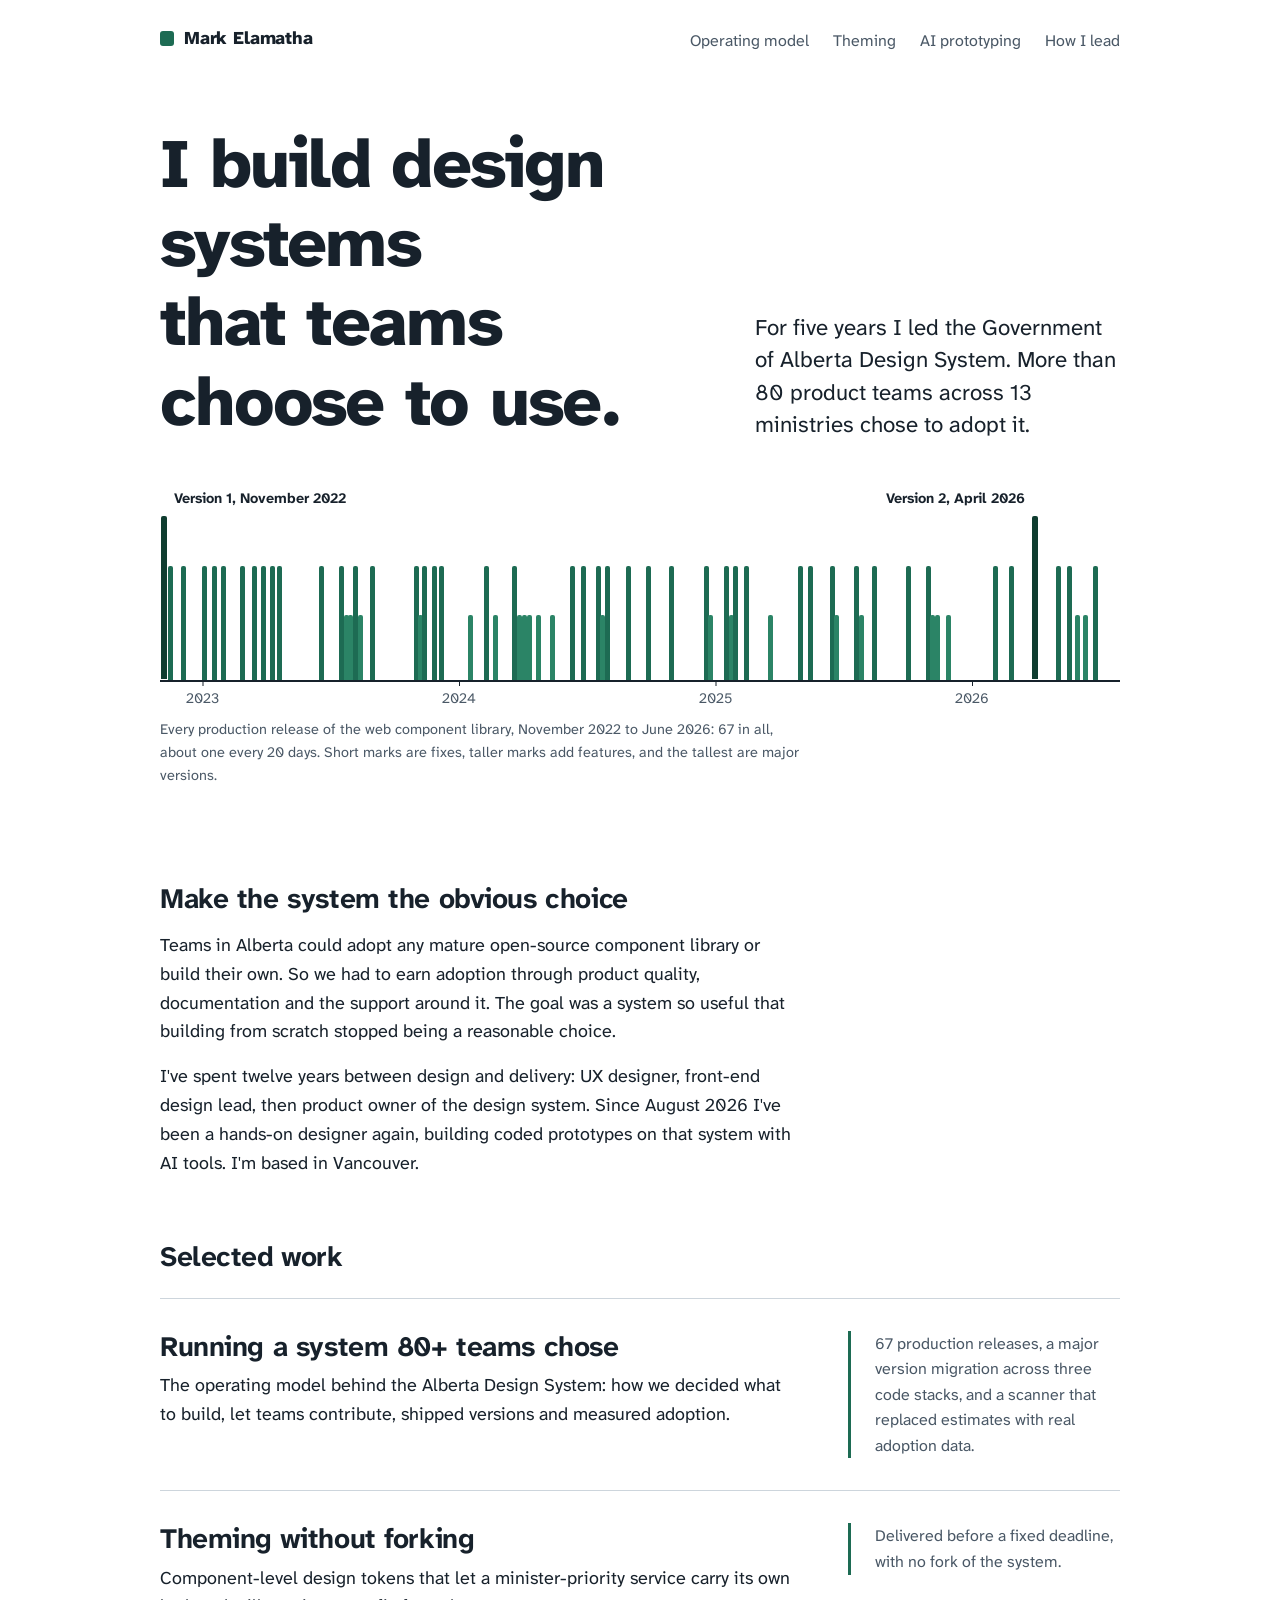
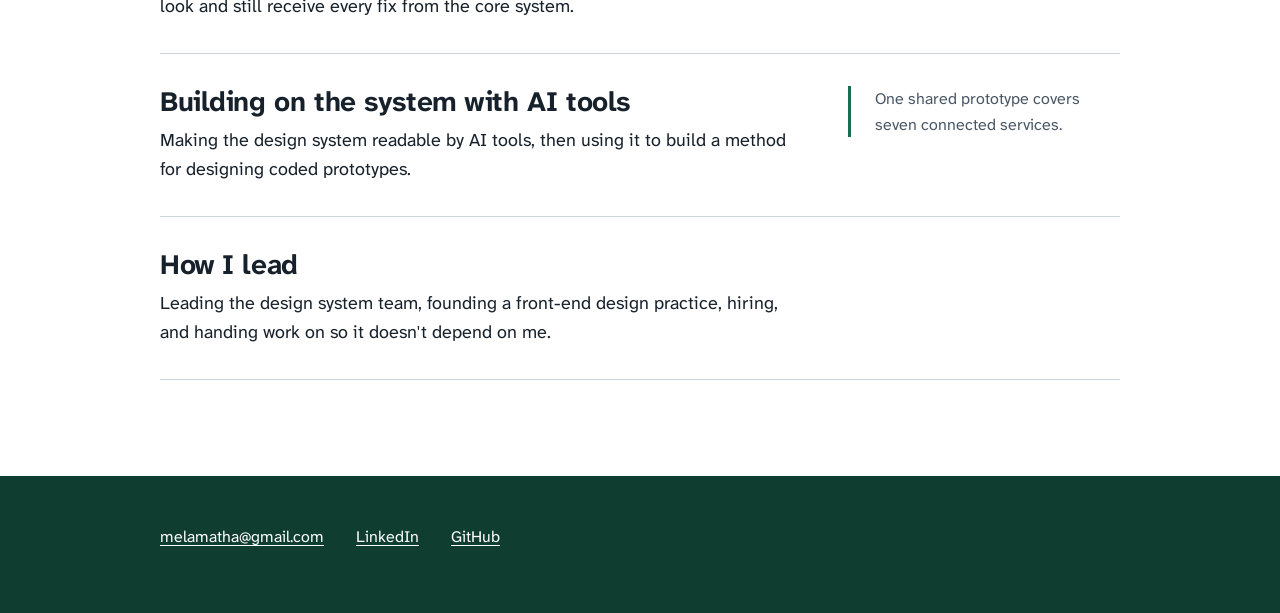
<file: index.html>
<!doctype html>
<html lang="en-CA">
<head>
<meta charset="utf-8">
<meta name="viewport" content="width=device-width, initial-scale=1">
<title>Mark Elamatha, design systems</title>
<meta name="description" content="Portfolio of Mark Elamatha: design system leadership, operating models, theming and coded prototyping with AI tools.">
<link rel="stylesheet" href="styles.css">
</head>
<body>
<a class="skip" href="#main">Skip to content</a>
<header class="site-head">
  <a class="name" href="index.html">Mark Elamatha</a>
  <nav aria-label="Main">
    <ul>
      <li><a href="operating-model.html">Operating model</a></li>
      <li><a href="theming.html">Theming</a></li>
      <li><a href="ai-prototyping.html">AI prototyping</a></li>
      <li><a href="leading.html">How I lead</a></li>
    </ul>
  </nav>
</header>

<main id="main">
  <section class="hero" aria-labelledby="hero-title">
    <h1 id="hero-title">I build design systems that teams choose to use.</h1>
    <p class="lead">For five years I led the Government of Alberta Design System. More than 80 product teams across 13 ministries chose to adopt it.</p>
    <figure class="releases">
      <div class="release-chart" role="img" aria-label="Timeline of 67 production releases of the web component library, from version 1 in November 2022 to June 2026, including version 2 in April 2026.">
        <span class="r major" style="--x:0.44%;--i:0" title="1.0.0, 2022-11-07"></span>
        <span class="r minor" style="--x:1.10%;--i:1" title="1.1.0, 2022-11-16"></span>
        <span class="r minor" style="--x:2.49%;--i:2" title="1.2.0, 2022-12-05"></span>
        <span class="r minor" style="--x:4.68%;--i:3" title="1.3.0, 2023-01-04"></span>
        <span class="r minor" style="--x:5.63%;--i:4" title="1.4.0, 2023-01-17"></span>
        <span class="r minor" style="--x:6.65%;--i:5" title="1.5.0, 2023-01-31"></span>
        <span class="r minor" style="--x:8.63%;--i:6" title="1.6.0, 2023-02-27"></span>
        <span class="r minor" style="--x:9.80%;--i:7" title="1.7.0, 2023-03-15"></span>
        <span class="r minor" style="--x:10.82%;--i:8" title="1.8.0, 2023-03-29"></span>
        <span class="r minor" style="--x:11.77%;--i:9" title="1.9.0, 2023-04-11"></span>
        <span class="r minor" style="--x:12.50%;--i:10" title="1.10.0, 2023-04-21"></span>
        <span class="r minor" style="--x:16.81%;--i:11" title="1.11.0, 2023-06-19"></span>
        <span class="r minor" style="--x:18.86%;--i:12" title="1.12.0, 2023-07-17"></span>
        <span class="r patch" style="--x:19.44%;--i:13" title="1.12.1, 2023-07-25"></span>
        <span class="r patch" style="--x:19.89%;--i:14" title="1.12.2, 2023-07-26"></span>
        <span class="r minor" style="--x:20.34%;--i:15" title="1.13.0, 2023-08-02"></span>
        <span class="r patch" style="--x:20.91%;--i:16" title="1.13.1, 2023-08-14"></span>
        <span class="r minor" style="--x:22.15%;--i:17" title="1.14.0, 2023-08-31"></span>
        <span class="r minor" style="--x:26.68%;--i:18" title="1.15.0, 2023-11-01"></span>
        <span class="r patch" style="--x:27.13%;--i:19" title="1.15.1, 2023-11-01"></span>
        <span class="r minor" style="--x:27.58%;--i:20" title="1.16.0, 2023-11-07"></span>
        <span class="r minor" style="--x:28.58%;--i:21" title="1.17.0, 2023-11-27"></span>
        <span class="r minor" style="--x:29.31%;--i:22" title="1.18.0, 2023-12-07"></span>
        <span class="r patch" style="--x:32.31%;--i:23" title="1.18.1, 2024-01-17"></span>
        <span class="r minor" style="--x:33.99%;--i:24" title="1.19.0, 2024-02-09"></span>
        <span class="r patch" style="--x:34.94%;--i:25" title="1.19.1, 2024-02-22"></span>
        <span class="r minor" style="--x:36.92%;--i:26" title="1.20.0, 2024-03-20"></span>
        <span class="r patch" style="--x:37.43%;--i:27" title="1.20.1, 2024-03-27"></span>
        <span class="r patch" style="--x:37.94%;--i:28" title="1.20.2, 2024-04-03"></span>
        <span class="r patch" style="--x:38.45%;--i:29" title="1.20.3, 2024-04-10"></span>
        <span class="r patch" style="--x:39.47%;--i:30" title="1.20.4, 2024-04-24"></span>
        <span class="r patch" style="--x:40.86%;--i:31" title="1.20.5, 2024-05-13"></span>
        <span class="r minor" style="--x:42.98%;--i:32" title="1.21.0, 2024-06-11"></span>
        <span class="r minor" style="--x:44.15%;--i:33" title="1.22.0, 2024-06-27"></span>
        <span class="r minor" style="--x:45.69%;--i:34" title="1.23.0, 2024-07-18"></span>
        <span class="r patch" style="--x:46.14%;--i:35" title="1.23.1, 2024-07-22"></span>
        <span class="r minor" style="--x:46.59%;--i:36" title="1.24.0, 2024-07-30"></span>
        <span class="r minor" style="--x:48.76%;--i:37" title="1.25.0, 2024-08-29"></span>
        <span class="r minor" style="--x:50.88%;--i:38" title="1.27.0, 2024-09-27"></span>
        <span class="r minor" style="--x:53.29%;--i:39" title="1.28.0, 2024-10-30"></span>
        <span class="r minor" style="--x:56.94%;--i:40" title="1.29.0, 2024-12-19"></span>
        <span class="r patch" style="--x:57.39%;--i:41" title="1.29.1, 2024-12-23"></span>
        <span class="r minor" style="--x:59.06%;--i:42" title="1.30.0, 2025-01-17"></span>
        <span class="r patch" style="--x:59.51%;--i:43" title="1.30.1, 2025-01-21"></span>
        <span class="r minor" style="--x:59.96%;--i:44" title="1.31.0, 2025-01-29"></span>
        <span class="r minor" style="--x:61.11%;--i:45" title="1.32.0, 2025-02-14"></span>
        <span class="r patch" style="--x:63.60%;--i:46" title="1.32.1, 2025-03-20"></span>
        <span class="r minor" style="--x:66.67%;--i:47" title="1.33.0, 2025-05-01"></span>
        <span class="r minor" style="--x:67.76%;--i:48" title="1.34.0, 2025-05-16"></span>
        <span class="r minor" style="--x:70.03%;--i:49" title="1.35.0, 2025-06-16"></span>
        <span class="r patch" style="--x:70.48%;--i:50" title="1.35.1, 2025-06-17"></span>
        <span class="r minor" style="--x:72.59%;--i:51" title="1.36.0, 2025-07-21"></span>
        <span class="r patch" style="--x:73.04%;--i:52" title="1.36.1, 2025-07-22"></span>
        <span class="r minor" style="--x:74.42%;--i:53" title="1.37.0, 2025-08-15"></span>
        <span class="r minor" style="--x:78.00%;--i:54" title="1.38.0, 2025-10-03"></span>
        <span class="r minor" style="--x:80.04%;--i:55" title="1.39.0, 2025-10-31"></span>
        <span class="r patch" style="--x:80.49%;--i:56" title="1.39.1, 2025-11-06"></span>
        <span class="r patch" style="--x:80.94%;--i:57" title="1.39.2, 2025-11-10"></span>
        <span class="r patch" style="--x:82.09%;--i:58" title="1.39.3, 2025-11-28"></span>
        <span class="r minor" style="--x:86.99%;--i:59" title="1.40.0, 2026-02-03"></span>
        <span class="r minor" style="--x:88.74%;--i:60" title="1.41.0, 2026-02-27"></span>
        <span class="r major" style="--x:91.15%;--i:61" title="2.0.0, 2026-04-01"></span>
        <span class="r minor" style="--x:93.64%;--i:62" title="2.1.0, 2026-05-05"></span>
        <span class="r minor" style="--x:94.74%;--i:63" title="2.2.0, 2026-05-20"></span>
        <span class="r patch" style="--x:95.61%;--i:64" title="2.2.1, 2026-06-01"></span>
        <span class="r patch" style="--x:96.42%;--i:65" title="2.2.2, 2026-06-12"></span>
        <span class="r minor" style="--x:97.44%;--i:66" title="2.3.0, 2026-06-26"></span>
        <span class="mark" style="--x:0.44%" aria-hidden="true">Version 1, November 2022</span>
        <span class="mark end" style="--x:91.15%" aria-hidden="true">Version 2, April 2026</span>
      </div>
      <div class="release-years" aria-hidden="true">
        <span style="--x:4.46%">2023</span>
        <span style="--x:31.14%">2024</span>
        <span style="--x:57.89%">2025</span>
        <span style="--x:84.58%">2026</span>
      </div>
      <figcaption class="hero-caption">Every production release of the web component library, November 2022 to June 2026: 67 in all, about one every 20 days. Short marks are fixes, taller marks add features, and the tallest are major versions.</figcaption>
    </figure>
  </section>

  <section class="col pov" aria-labelledby="pov-title">
    <h2 id="pov-title" style="margin-top:0">Make the system the obvious choice</h2>
    <p>Teams in Alberta could adopt any mature open-source component library or build their own. So we had to earn adoption through product quality, documentation and the support around it. The goal was a system so useful that building from scratch stopped being a reasonable choice.</p>
    <p>I've spent twelve years between design and delivery: UX designer, front-end design lead, then product owner of the design system. Since August 2026 I've been a hands-on designer again, building coded prototypes on that system with AI tools. I'm based in Vancouver.</p>
  </section>

  <section class="col" aria-labelledby="work-title">
    <h2 id="work-title">Selected work</h2>
    <ul class="work">
      <li>
        <h3><a href="operating-model.html">Running a system 80+ teams chose</a></h3>
        <p>The operating model behind the Alberta Design System: how we decided what to build, let teams contribute, shipped versions and measured adoption.</p>
        <p class="proof">67 production releases, a major version migration across three code stacks, and a scanner that replaced estimates with real adoption data.</p>
      </li>
      <li>
        <h3><a href="theming.html">Theming without forking</a></h3>
        <p>Component-level design tokens that let a minister-priority service carry its own look and still receive every fix from the core system.</p>
        <p class="proof">Delivered before a fixed deadline, with no fork of the system.</p>
      </li>
      <li>
        <h3><a href="ai-prototyping.html">Building on the system with AI tools</a></h3>
        <p>Making the design system readable by AI tools, then using it to build a method for designing coded prototypes.</p>
        <p class="proof">One shared prototype covers seven connected services.</p>
      </li>
      <li>
        <h3><a href="leading.html">How I lead</a></h3>
        <p>Leading the design system team, founding a front-end design practice, hiring, and handing work on so it doesn't depend on me.</p>
      </li>
    </ul>
  </section>
</main>

<footer class="site-foot">
  <a href="mailto:melamatha@gmail.com">melamatha@gmail.com</a>
  <a href="https://www.linkedin.com/in/markelamatha">LinkedIn</a>
  <a href="https://github.com/Spark450">GitHub</a>
</footer>
</body>
</html>
</file>
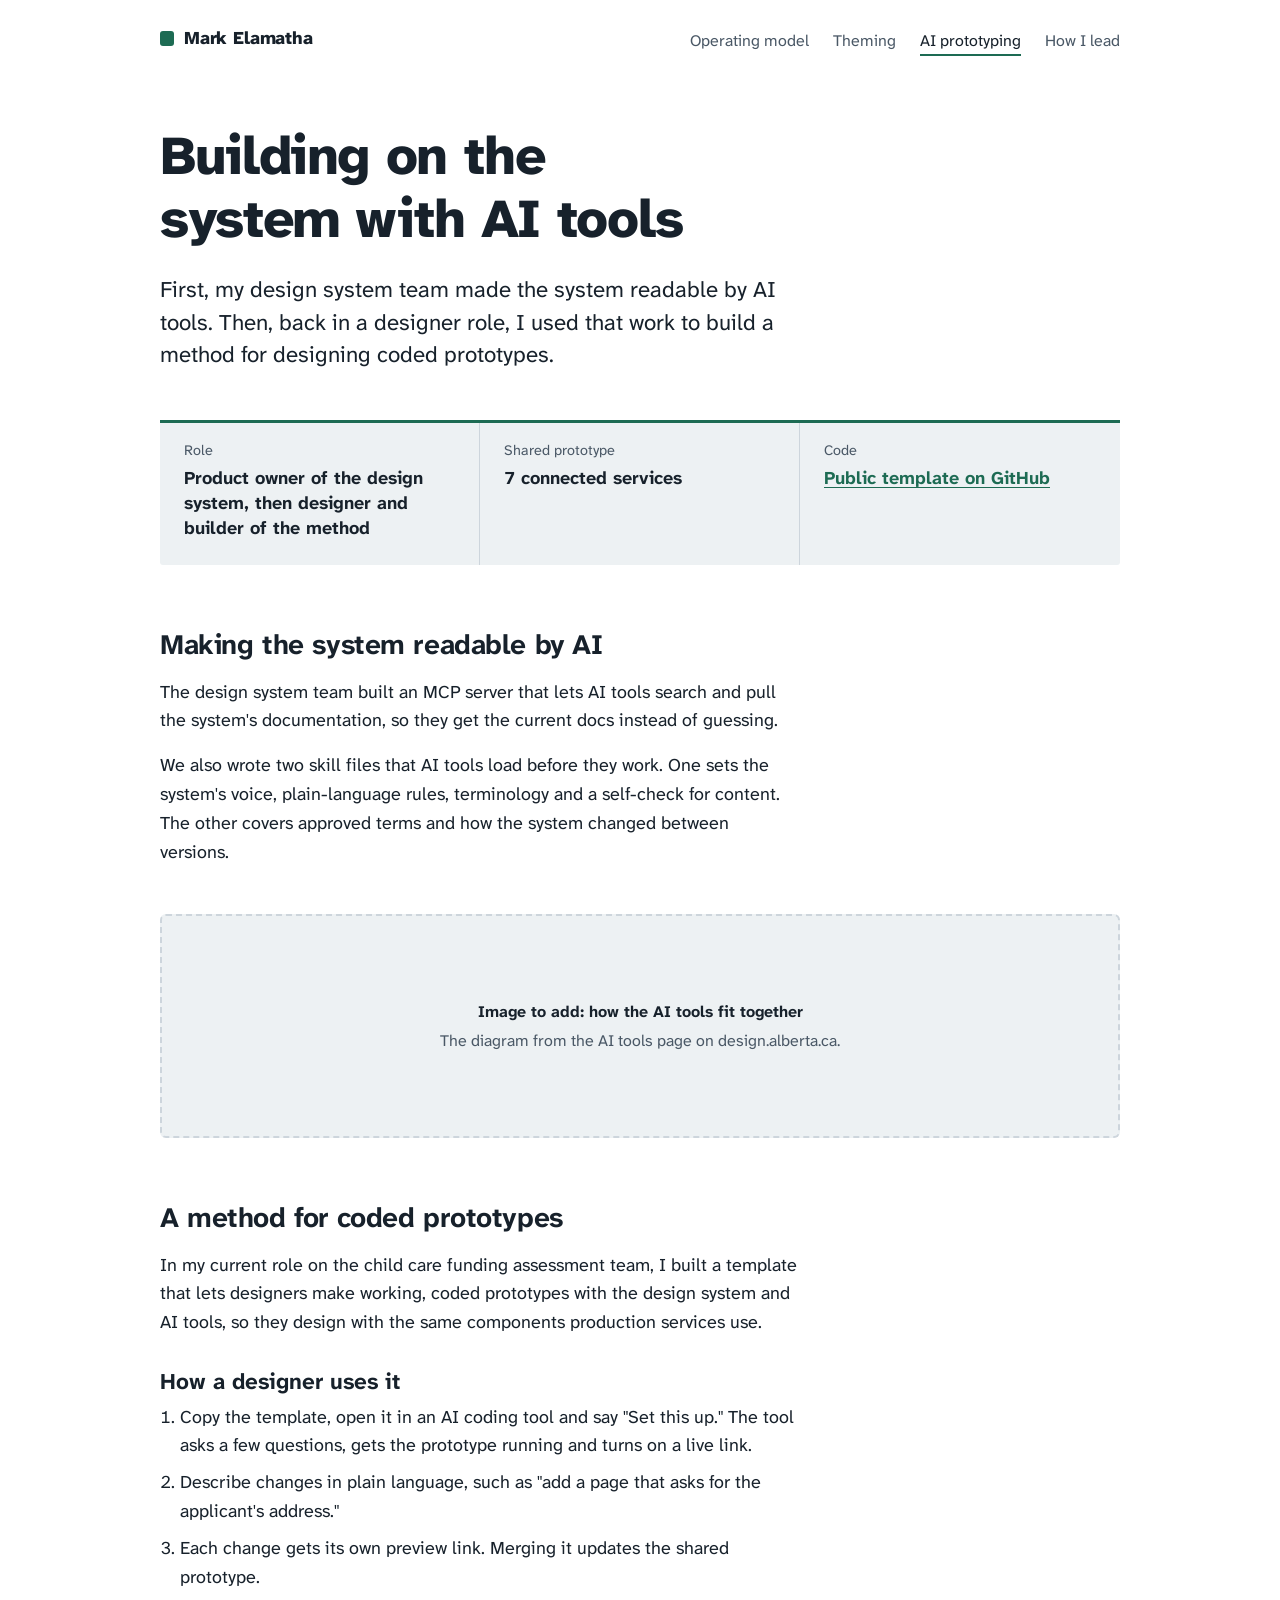
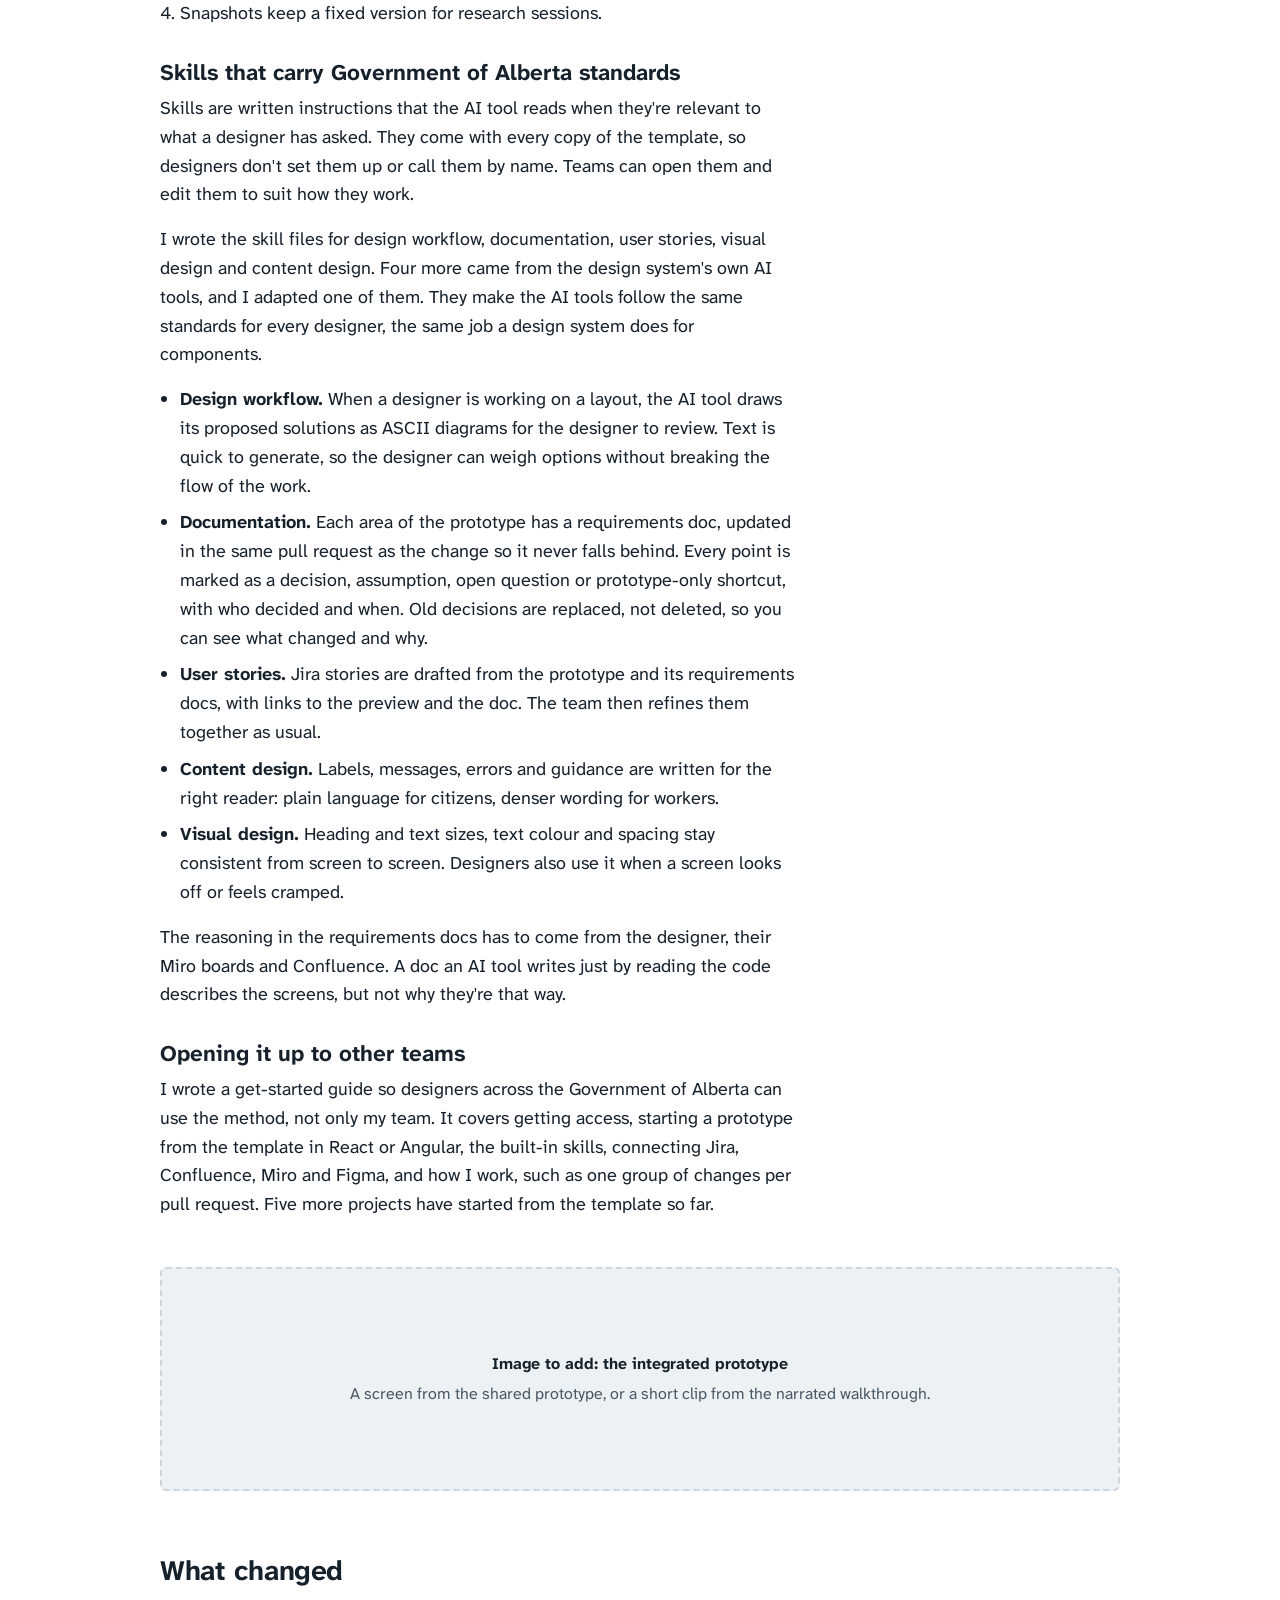
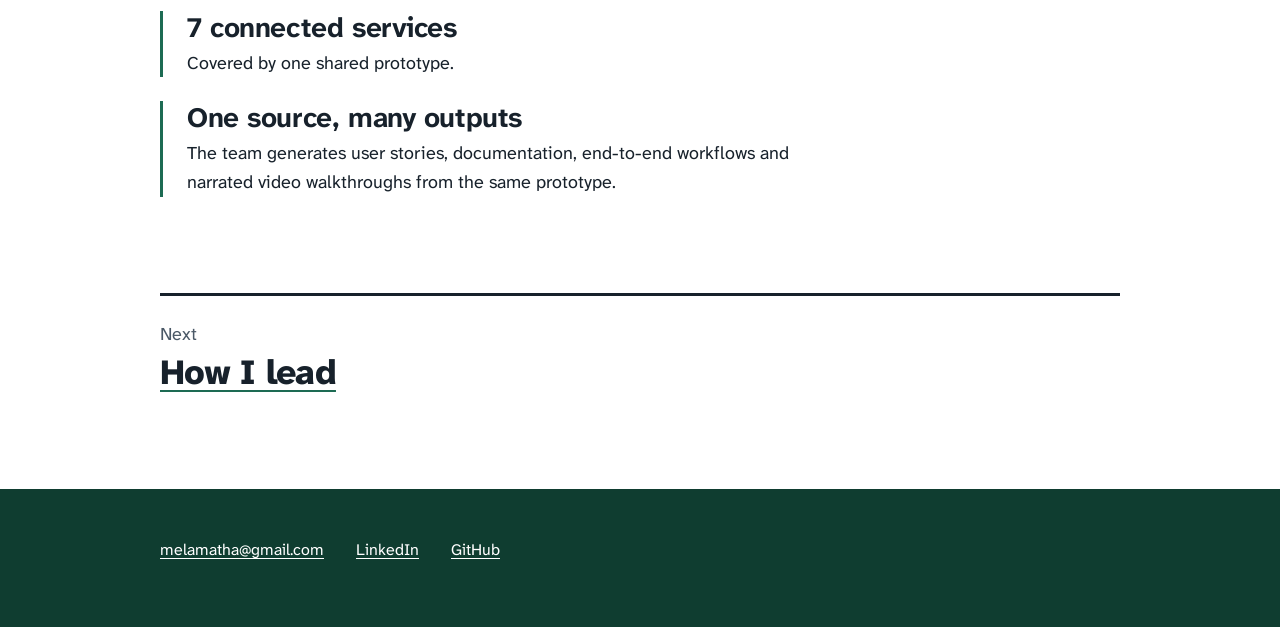
<file: ai-prototyping.html>
<!doctype html>
<html lang="en-CA">
<head>
<meta charset="utf-8">
<meta name="viewport" content="width=device-width, initial-scale=1">
<title>Building on the system with AI tools | Mark Elamatha</title>
<link rel="stylesheet" href="styles.css">
</head>
<body>
<a class="skip" href="#main">Skip to content</a>
<header class="site-head">
  <a class="name" href="index.html">Mark Elamatha</a>
  <nav aria-label="Main">
    <ul>
      <li><a href="operating-model.html">Operating model</a></li>
      <li><a href="theming.html">Theming</a></li>
      <li><a href="ai-prototyping.html" aria-current="page">AI prototyping</a></li>
      <li><a href="leading.html">How I lead</a></li>
    </ul>
  </nav>
</header>

<main id="main">
  <header class="case-head">
    <h1>Building on the system with AI tools</h1>
    <p class="lead">First, my design system team made the system readable by AI tools. Then, back in a designer role, I used that work to build a method for designing coded prototypes.</p>
  </header>

  <dl class="facts">
    <div><dt>Role</dt><dd>Product owner of the design system, then designer and builder of the method</dd></div>
    <div><dt>Shared prototype</dt><dd>7 connected services</dd></div>
    <div><dt>Code</dt><dd><a href="https://github.com/Spark450/Design-proto-demo-AB">Public template on GitHub</a></dd></div>
  </dl>

  <div class="col">
    <h2>Making the system readable by AI</h2>
    <p>The design system team built an MCP server that lets AI tools search and pull the system's documentation, so they get the current docs instead of guessing.</p>
    <p>We also wrote two skill files that AI tools load before they work. One sets the system's voice, plain-language rules, terminology and a self-check for content. The other covers approved terms and how the system changed between versions.</p>
  </div>

  <figure class="wide">
    <div class="slot"><div><strong>Image to add: how the AI tools fit together</strong>The diagram from the AI tools page on design.alberta.ca.</div></div>
  </figure>

  <div class="col">
    <h2>A method for coded prototypes</h2>
    <p>In my current role on the child care funding assessment team, I built a template that lets designers make working, coded prototypes with the design system and AI tools, so they design with the same components production services use.</p>
    <h3>How a designer uses it</h3>
    <ol class="points">
      <li>Copy the template, open it in an AI coding tool and say "Set this up." The tool asks a few questions, gets the prototype running and turns on a live link.</li>
      <li>Describe changes in plain language, such as "add a page that asks for the applicant's address."</li>
      <li>Each change gets its own preview link. Merging it updates the shared prototype.</li>
      <li>Snapshots keep a fixed version for research sessions.</li>
    </ol>

    <h3>Skills that carry Government of Alberta standards</h3>
    <p>Skills are written instructions that the AI tool reads when they're relevant to what a designer has asked. They come with every copy of the template, so designers don't set them up or call them by name. Teams can open them and edit them to suit how they work.</p>
    <p>I wrote the skill files for design workflow, documentation, user stories, visual design and content design. Four more came from the design system's own AI tools, and I adapted one of them. They make the AI tools follow the same standards for every designer, the same job a design system does for components.</p>
    <ul class="points">
      <li><b>Design workflow.</b> When a designer is working on a layout, the AI tool draws its proposed solutions as ASCII diagrams for the designer to review. Text is quick to generate, so the designer can weigh options without breaking the flow of the work.</li>
      <li><b>Documentation.</b> Each area of the prototype has a requirements doc, updated in the same pull request as the change so it never falls behind. Every point is marked as a decision, assumption, open question or prototype-only shortcut, with who decided and when. Old decisions are replaced, not deleted, so you can see what changed and why.</li>
      <li><b>User stories.</b> Jira stories are drafted from the prototype and its requirements docs, with links to the preview and the doc. The team then refines them together as usual.</li>
      <li><b>Content design.</b> Labels, messages, errors and guidance are written for the right reader: plain language for citizens, denser wording for workers.</li>
      <li><b>Visual design.</b> Heading and text sizes, text colour and spacing stay consistent from screen to screen. Designers also use it when a screen looks off or feels cramped.</li>
    </ul>
    <p>The reasoning in the requirements docs has to come from the designer, their Miro boards and Confluence. A doc an AI tool writes just by reading the code describes the screens, but not why they're that way.</p>

    <h3>Opening it up to other teams</h3>
    <p>I wrote a get-started guide so designers across the Government of Alberta can use the method, not only my team. It covers getting access, starting a prototype from the template in React or Angular, the built-in skills, connecting Jira, Confluence, Miro and Figma, and how I work, such as one group of changes per pull request. Five more projects have started from the template so far.</p>
  </div>

  <figure class="wide">
    <div class="slot"><div><strong>Image to add: the integrated prototype</strong>A screen from the shared prototype, or a short clip from the narrated walkthrough.</div></div>
  </figure>

  <div class="col">
    <h2>What changed</h2>
    <ul class="result-list">
      <li><b>7 connected services</b>Covered by one shared prototype.</li>
      <li><b>One source, many outputs</b>The team generates user stories, documentation, end-to-end workflows and narrated video walkthroughs from the same prototype.</li>
    </ul>
  </div>

  <nav class="next-case" aria-label="Next page">
    <p class="quiet">Next</p>
    <p><a href="leading.html">How I lead</a></p>
  </nav>
</main>

<footer class="site-foot">
  <a href="mailto:melamatha@gmail.com">melamatha@gmail.com</a>
  <a href="https://www.linkedin.com/in/markelamatha">LinkedIn</a>
  <a href="https://github.com/Spark450">GitHub</a>
</footer>
</body>
</html>
</file>
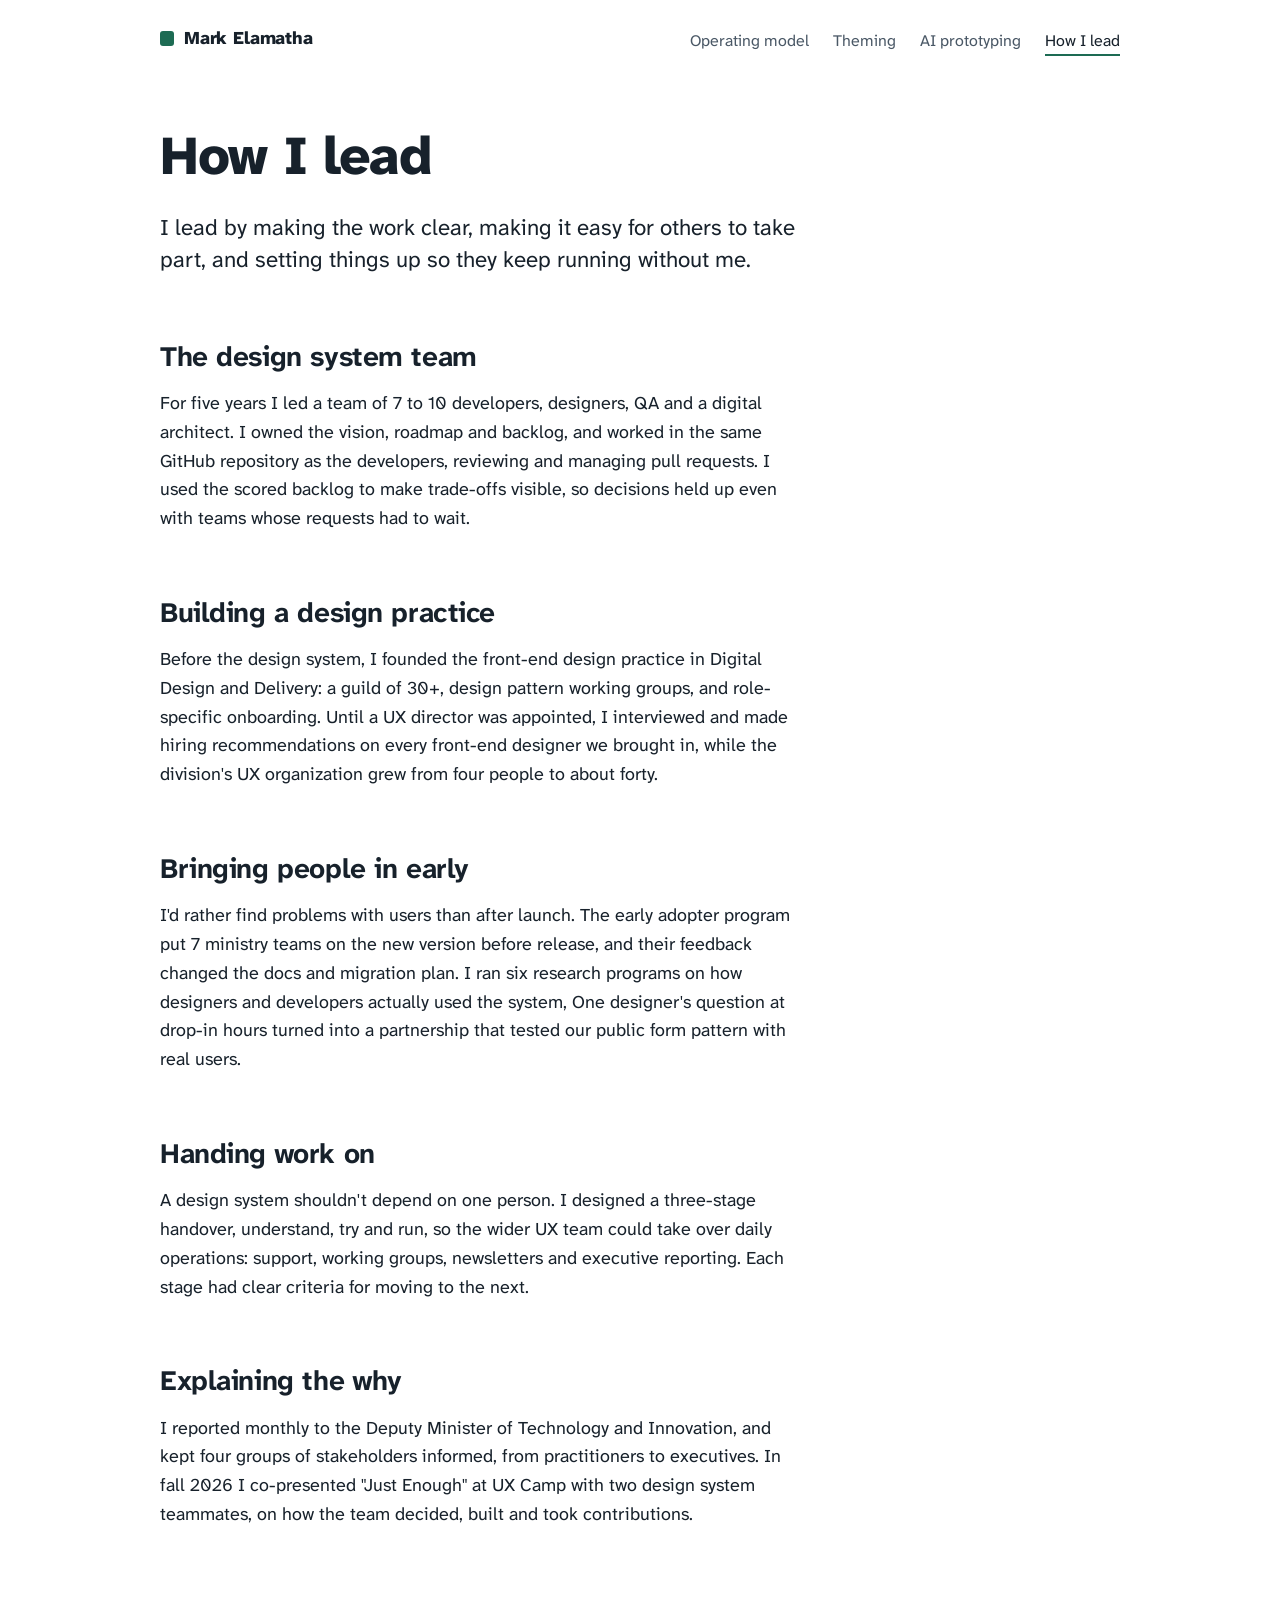
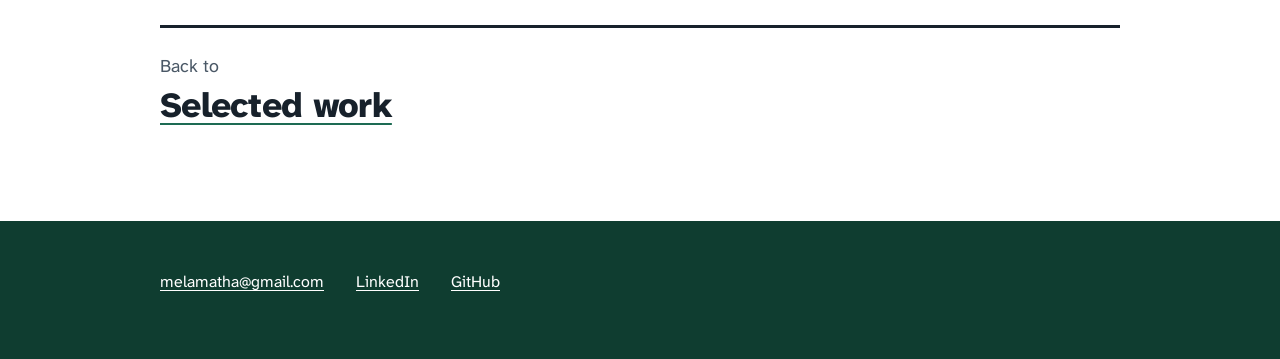
<file: leading.html>
<!doctype html>
<html lang="en-CA">
<head>
<meta charset="utf-8">
<meta name="viewport" content="width=device-width, initial-scale=1">
<title>How I lead | Mark Elamatha</title>
<link rel="stylesheet" href="styles.css">
</head>
<body>
<a class="skip" href="#main">Skip to content</a>
<header class="site-head">
  <a class="name" href="index.html">Mark Elamatha</a>
  <nav aria-label="Main">
    <ul>
      <li><a href="operating-model.html">Operating model</a></li>
      <li><a href="theming.html">Theming</a></li>
      <li><a href="ai-prototyping.html">AI prototyping</a></li>
      <li><a href="leading.html" aria-current="page">How I lead</a></li>
    </ul>
  </nav>
</header>

<main id="main">
  <header class="case-head">
    <h1>How I lead</h1>
    <p class="lead">I lead by making the work clear, making it easy for others to take part, and setting things up so they keep running without me.</p>
  </header>

  <div class="col">
    <h2>The design system team</h2>
    <p>For five years I led a team of 7 to 10 developers, designers, QA and a digital architect. I owned the vision, roadmap and backlog, and worked in the same GitHub repository as the developers, reviewing and managing pull requests. I used the scored backlog to make trade-offs visible, so decisions held up even with teams whose requests had to wait.</p>

    <h2>Building a design practice</h2>
    <p>Before the design system, I founded the front-end design practice in Digital Design and Delivery: a guild of 30+, design pattern working groups, and role-specific onboarding. Until a UX director was appointed, I interviewed and made hiring recommendations on every front-end designer we brought in, while the division's UX organization grew from four people to about forty.</p>

    <h2>Bringing people in early</h2>
    <p>I'd rather find problems with users than after launch. The early adopter program put 7 ministry teams on the new version before release, and their feedback changed the docs and migration plan. I ran six research programs on how designers and developers actually used the system, One designer's question at drop-in hours turned into a partnership that tested our public form pattern with real users.</p>

    <h2>Handing work on</h2>
    <p>A design system shouldn't depend on one person. I designed a three-stage handover, understand, try and run, so the wider UX team could take over daily operations: support, working groups, newsletters and executive reporting. Each stage had clear criteria for moving to the next.</p>

    <h2>Explaining the why</h2>
    <p>I reported monthly to the Deputy Minister of Technology and Innovation, and kept four groups of stakeholders informed, from practitioners to executives. In fall 2026 I co-presented "Just Enough" at UX Camp with two design system teammates, on how the team decided, built and took contributions.</p>
  </div>

  <nav class="next-case" aria-label="Back to start">
    <p class="quiet">Back to</p>
    <p><a href="index.html">Selected work</a></p>
  </nav>
</main>

<footer class="site-foot">
  <a href="mailto:melamatha@gmail.com">melamatha@gmail.com</a>
  <a href="https://www.linkedin.com/in/markelamatha">LinkedIn</a>
  <a href="https://github.com/Spark450">GitHub</a>
</footer>
</body>
</html>
</file>
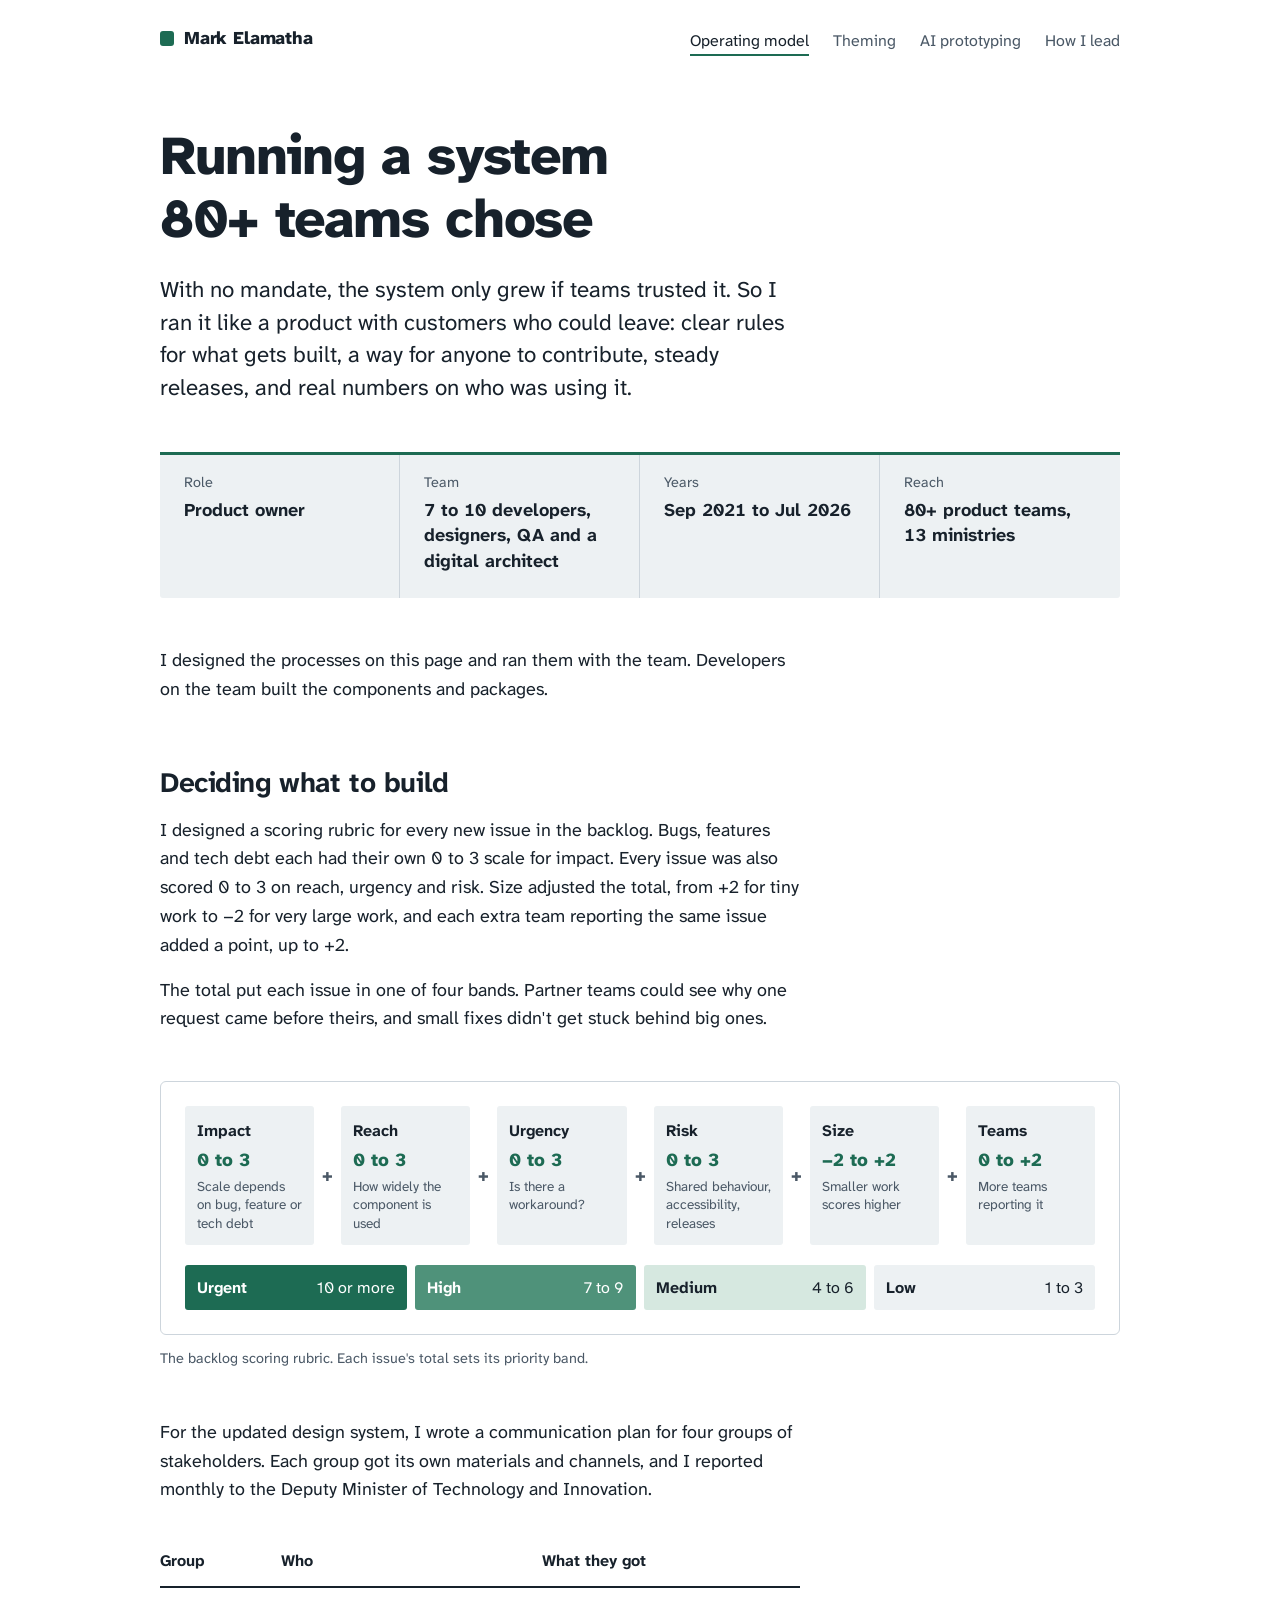
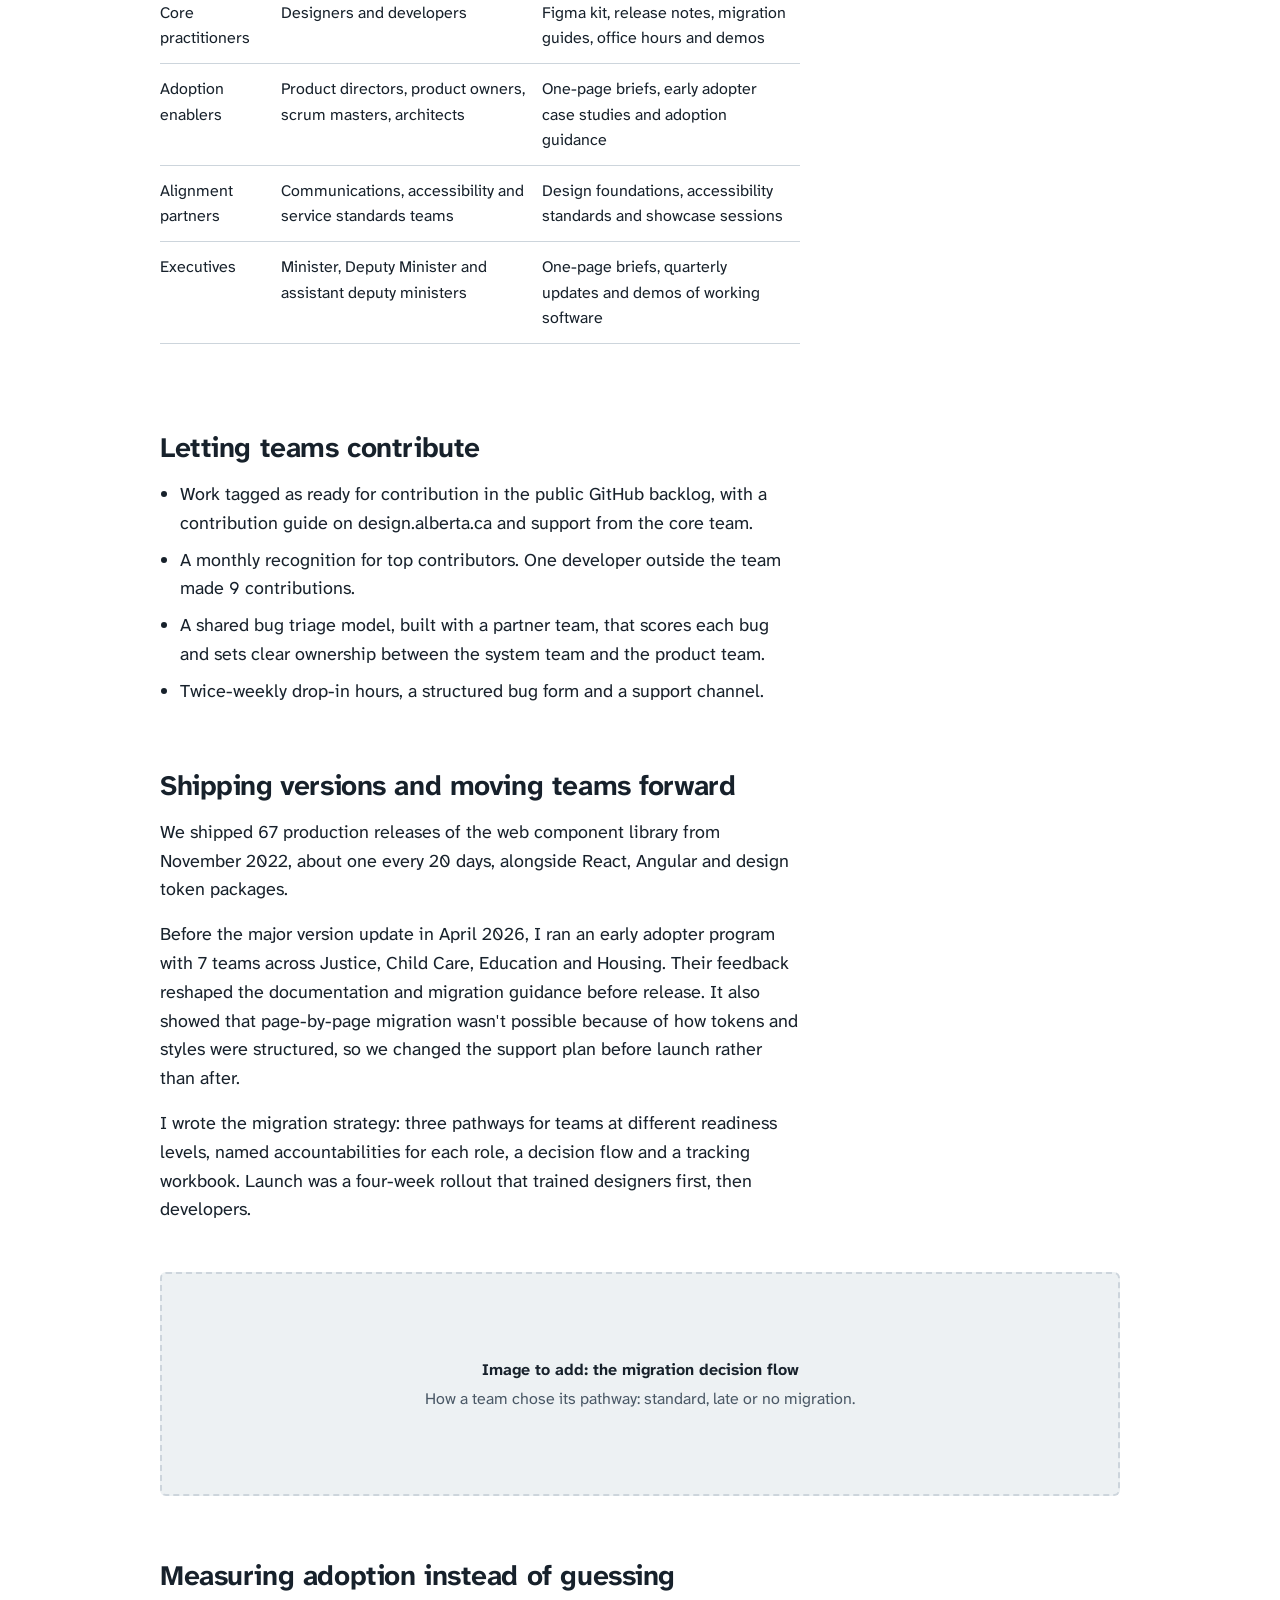
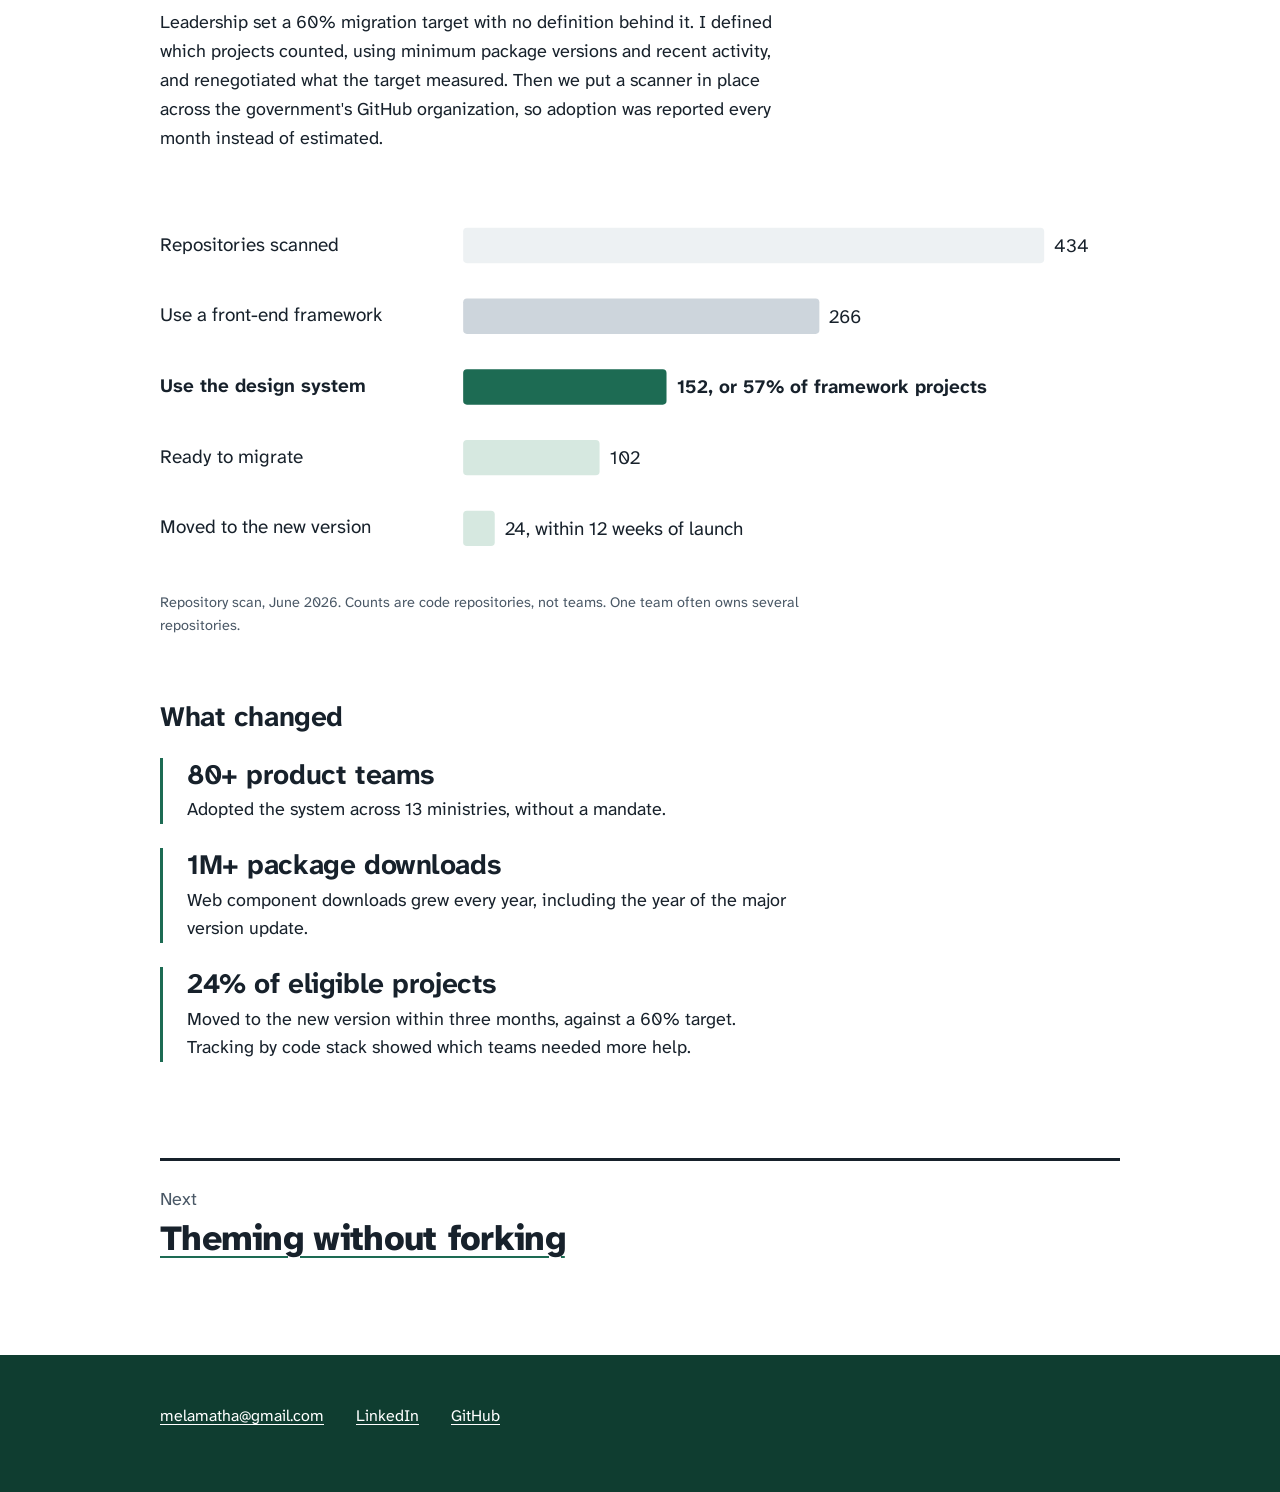
<file: operating-model.html>
<!doctype html>
<html lang="en-CA">
<head>
<meta charset="utf-8">
<meta name="viewport" content="width=device-width, initial-scale=1">
<title>Running a system 80+ teams chose | Mark Elamatha</title>
<link rel="stylesheet" href="styles.css">
</head>
<body>
<a class="skip" href="#main">Skip to content</a>
<header class="site-head">
  <a class="name" href="index.html">Mark Elamatha</a>
  <nav aria-label="Main">
    <ul>
      <li><a href="operating-model.html" aria-current="page">Operating model</a></li>
      <li><a href="theming.html">Theming</a></li>
      <li><a href="ai-prototyping.html">AI prototyping</a></li>
      <li><a href="leading.html">How I lead</a></li>
    </ul>
  </nav>
</header>

<main id="main">
  <header class="case-head">
    <h1>Running a system 80+ teams chose</h1>
    <p class="lead">With no mandate, the system only grew if teams trusted it. So I ran it like a product with customers who could leave: clear rules for what gets built, a way for anyone to contribute, steady releases, and real numbers on who was using it.</p>
  </header>

  <dl class="facts">
    <div><dt>Role</dt><dd>Product owner</dd></div>
    <div><dt>Team</dt><dd>7 to 10 developers, designers, QA and a digital architect</dd></div>
    <div><dt>Years</dt><dd>Sep 2021 to Jul 2026</dd></div>
    <div><dt>Reach</dt><dd>80+ product teams, 13 ministries</dd></div>
  </dl>

  <div class="col">
    <p>I designed the processes on this page and ran them with the team. Developers on the team built the components and packages.</p>

    <h2>Deciding what to build</h2>
    <p>I designed a scoring rubric for every new issue in the backlog. Bugs, features and tech debt each had their own 0 to 3 scale for impact. Every issue was also scored 0 to 3 on reach, urgency and risk. Size adjusted the total, from +2 for tiny work to &minus;2 for very large work, and each extra team reporting the same issue added a point, up to +2.</p>
    <p>The total put each issue in one of four bands. Partner teams could see why one request came before theirs, and small fixes didn't get stuck behind big ones.</p>
  </div>

  <figure class="wide">
    <div class="score" role="group" aria-label="How an issue was scored">
      <div class="score-terms">
        <div class="term"><b>Impact</b><span>0 to 3</span><small>Scale depends on bug, feature or tech debt</small></div>
        <div class="op" aria-hidden="true">+</div>
        <div class="term"><b>Reach</b><span>0 to 3</span><small>How widely the component is used</small></div>
        <div class="op" aria-hidden="true">+</div>
        <div class="term"><b>Urgency</b><span>0 to 3</span><small>Is there a workaround?</small></div>
        <div class="op" aria-hidden="true">+</div>
        <div class="term"><b>Risk</b><span>0 to 3</span><small>Shared behaviour, accessibility, releases</small></div>
        <div class="op" aria-hidden="true">+</div>
        <div class="term"><b>Size</b><span>&minus;2 to +2</span><small>Smaller work scores higher</small></div>
        <div class="op" aria-hidden="true">+</div>
        <div class="term"><b>Teams</b><span>0 to +2</span><small>More teams reporting it</small></div>
      </div>
      <ol class="bands" aria-label="Priority bands">
        <li class="b-urgent"><b>Urgent</b><span>10 or more</span></li>
        <li class="b-high"><b>High</b><span>7 to 9</span></li>
        <li class="b-medium"><b>Medium</b><span>4 to 6</span></li>
        <li class="b-low"><b>Low</b><span>1 to 3</span></li>
      </ol>
    </div>
    <figcaption>The backlog scoring rubric. Each issue's total sets its priority band.</figcaption>
  </figure>

  <div class="col">
    <p>For the updated design system, I wrote a communication plan for four groups of stakeholders. Each group got its own materials and channels, and I reported monthly to the Deputy Minister of Technology and Innovation.</p>
    <div class="table-wrap">
      <table>
        <thead><tr><th scope="col">Group</th><th scope="col">Who</th><th scope="col">What they got</th></tr></thead>
        <tbody>
          <tr><td>Core practitioners</td><td>Designers and developers</td><td>Figma kit, release notes, migration guides, office hours and demos</td></tr>
          <tr><td>Adoption enablers</td><td>Product directors, product owners, scrum masters, architects</td><td>One-page briefs, early adopter case studies and adoption guidance</td></tr>
          <tr><td>Alignment partners</td><td>Communications, accessibility and service standards teams</td><td>Design foundations, accessibility standards and showcase sessions</td></tr>
          <tr><td>Executives</td><td>Minister, Deputy Minister and assistant deputy ministers</td><td>One-page briefs, quarterly updates and demos of working software</td></tr>
        </tbody>
      </table>
    </div>
  </div>

  <div class="col">
    <h2>Letting teams contribute</h2>
    <ul class="points">
      <li>Work tagged as ready for contribution in the public GitHub backlog, with a contribution guide on design.alberta.ca and support from the core team.</li>
      <li>A monthly recognition for top contributors. One developer outside the team made 9 contributions.</li>
      <li>A shared bug triage model, built with a partner team, that scores each bug and sets clear ownership between the system team and the product team.</li>
      <li>Twice-weekly drop-in hours, a structured bug form and a support channel.</li>
    </ul>

    <h2>Shipping versions and moving teams forward</h2>
    <p>We shipped 67 production releases of the web component library from November 2022, about one every 20 days, alongside React, Angular and design token packages.</p>
    <p>Before the major version update in April 2026, I ran an early adopter program with 7 teams across Justice, Child Care, Education and Housing. Their feedback reshaped the documentation and migration guidance before release. It also showed that page-by-page migration wasn't possible because of how tokens and styles were structured, so we changed the support plan before launch rather than after.</p>
    <p>I wrote the migration strategy: three pathways for teams at different readiness levels, named accountabilities for each role, a decision flow and a tracking workbook. Launch was a four-week rollout that trained designers first, then developers.</p>
  </div>

  <figure class="wide">
    <div class="slot"><div><strong>Image to add: the migration decision flow</strong>How a team chose its pathway: standard, late or no migration.</div></div>
  </figure>

  <div class="col">
    <h2>Measuring adoption instead of guessing</h2>
    <p>Leadership set a 60% migration target with no definition behind it. I defined which projects counted, using minimum package versions and recent activity, and renegotiated what the target measured. Then we put a scanner in place across the government's GitHub organization, so adoption was reported every month instead of estimated.</p>
  </div>

  <figure class="wide">
    <svg class="funnel" viewBox="0 0 760 300" role="img" aria-labelledby="funnel-title funnel-desc">
      <title id="funnel-title">57% of front-end projects chose the design system</title>
      <desc id="funnel-desc">Repository scan, June 2026. 434 repositories scanned. 266 use a front-end framework. 152 use the design system, 57 percent of those. 102 were ready to migrate. 24 had moved to the new version within 12 weeks of launch.</desc>
      <g font-family="Atkinson, system-ui, sans-serif" font-size="15">
        <text x="0" y="40" fill="#17212b">Repositories scanned</text>
        <rect x="240" y="22" width="460" height="28" rx="3" fill="#edf1f3"/>
        <text x="708" y="41" fill="#17212b">434</text>

        <text x="0" y="96" fill="#17212b">Use a front-end framework</text>
        <rect x="240" y="78" width="282" height="28" rx="3" fill="#cdd5dc"/>
        <text x="530" y="97" fill="#17212b">266</text>

        <text x="0" y="152" fill="#17212b" font-weight="700">Use the design system</text>
        <rect x="240" y="134" width="161" height="28" rx="3" fill="#1d6b53"/>
        <text x="409" y="153" fill="#17212b" font-weight="700">152, or 57% of framework projects</text>

        <text x="0" y="208" fill="#17212b">Ready to migrate</text>
        <rect x="240" y="190" width="108" height="28" rx="3" fill="#d6e8e0"/>
        <text x="356" y="209" fill="#17212b">102</text>

        <text x="0" y="264" fill="#17212b">Moved to the new version</text>
        <rect x="240" y="246" width="25" height="28" rx="3" fill="#d6e8e0"/>
        <text x="273" y="265" fill="#17212b">24, within 12 weeks of launch</text>
      </g>
    </svg>
    <figcaption>Repository scan, June 2026. Counts are code repositories, not teams. One team often owns several repositories.</figcaption>
  </figure>

  <div class="col">
    <h2>What changed</h2>
    <ul class="result-list">
      <li><b>80+ product teams</b>Adopted the system across 13 ministries, without a mandate.</li>
      <li><b>1M+ package downloads</b>Web component downloads grew every year, including the year of the major version update.</li>
      <li><b>24% of eligible projects</b>Moved to the new version within three months, against a 60% target. Tracking by code stack showed which teams needed more help.</li>
    </ul>
  </div>

  <nav class="next-case" aria-label="Next case study">
    <p class="quiet">Next</p>
    <p><a href="theming.html">Theming without forking</a></p>
  </nav>
</main>

<footer class="site-foot">
  <a href="mailto:melamatha@gmail.com">melamatha@gmail.com</a>
  <a href="https://www.linkedin.com/in/markelamatha">LinkedIn</a>
  <a href="https://github.com/Spark450">GitHub</a>
</footer>
</body>
</html>
</file>
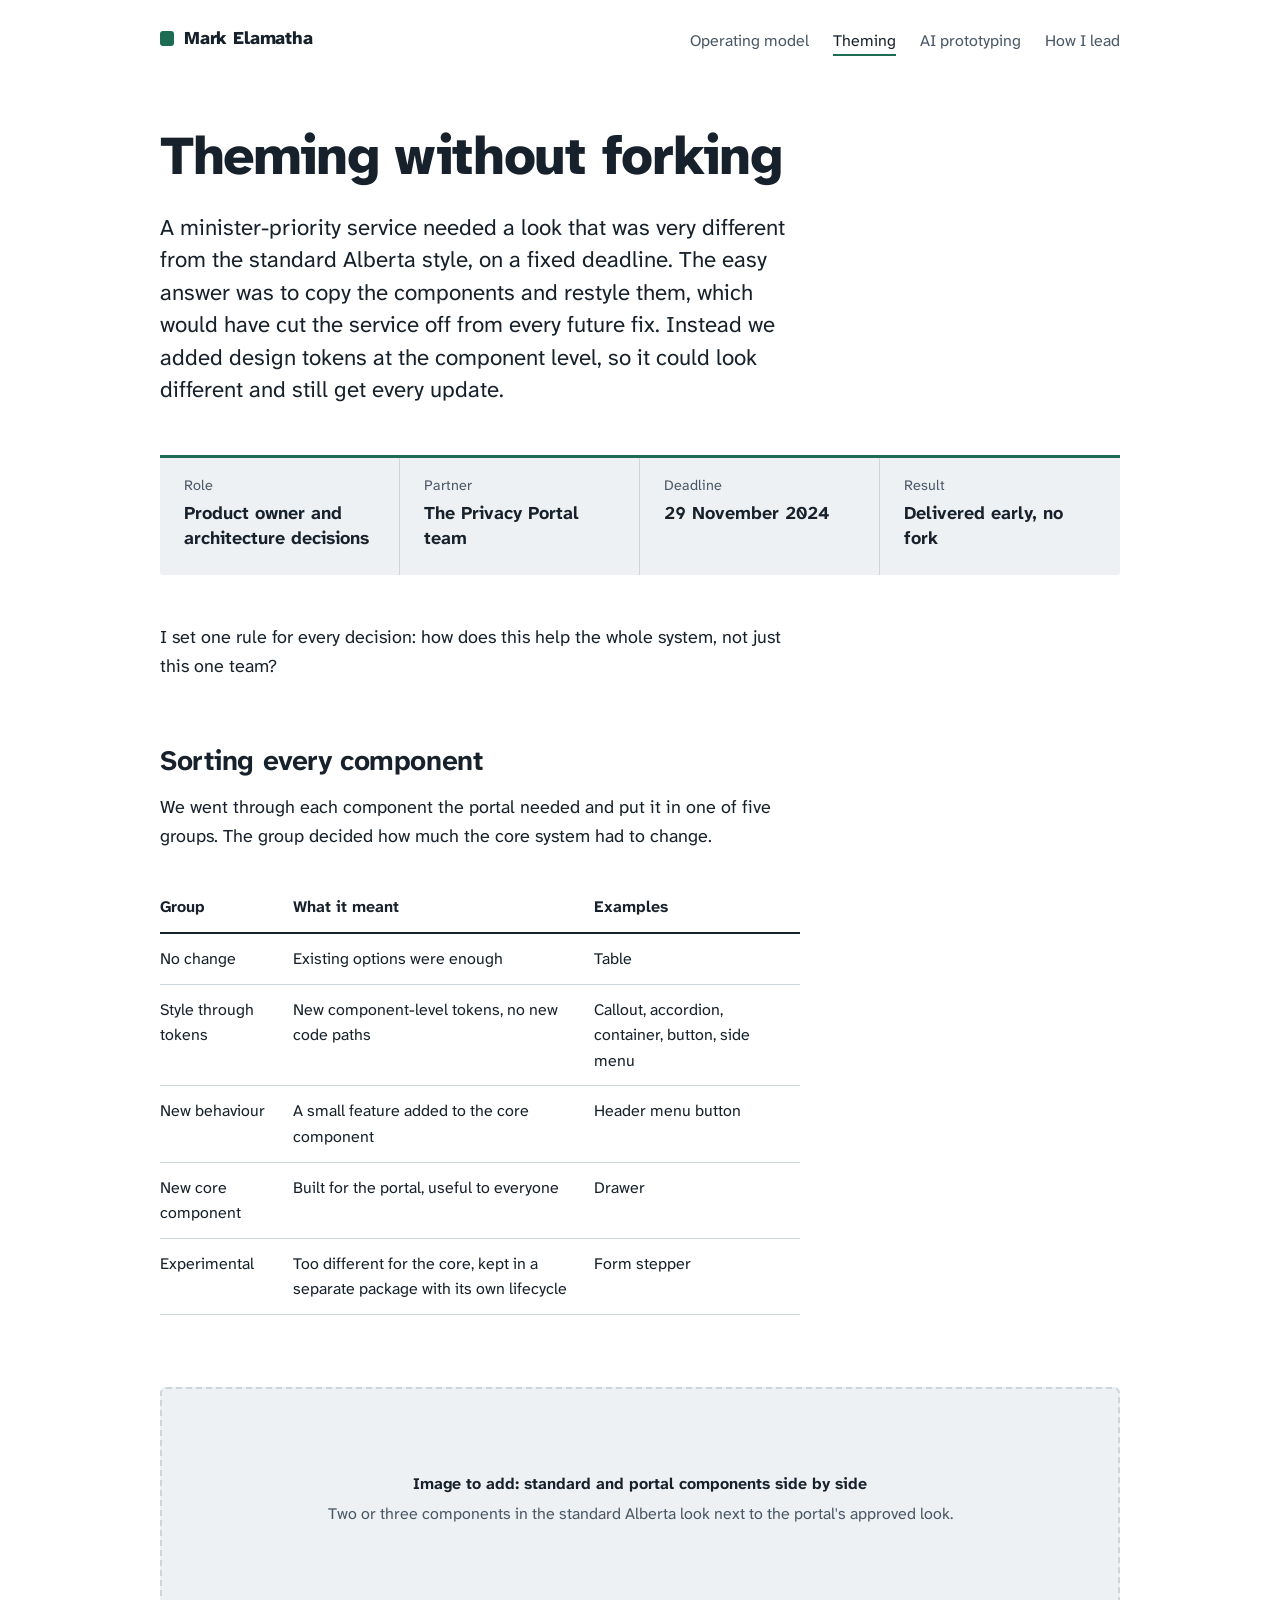
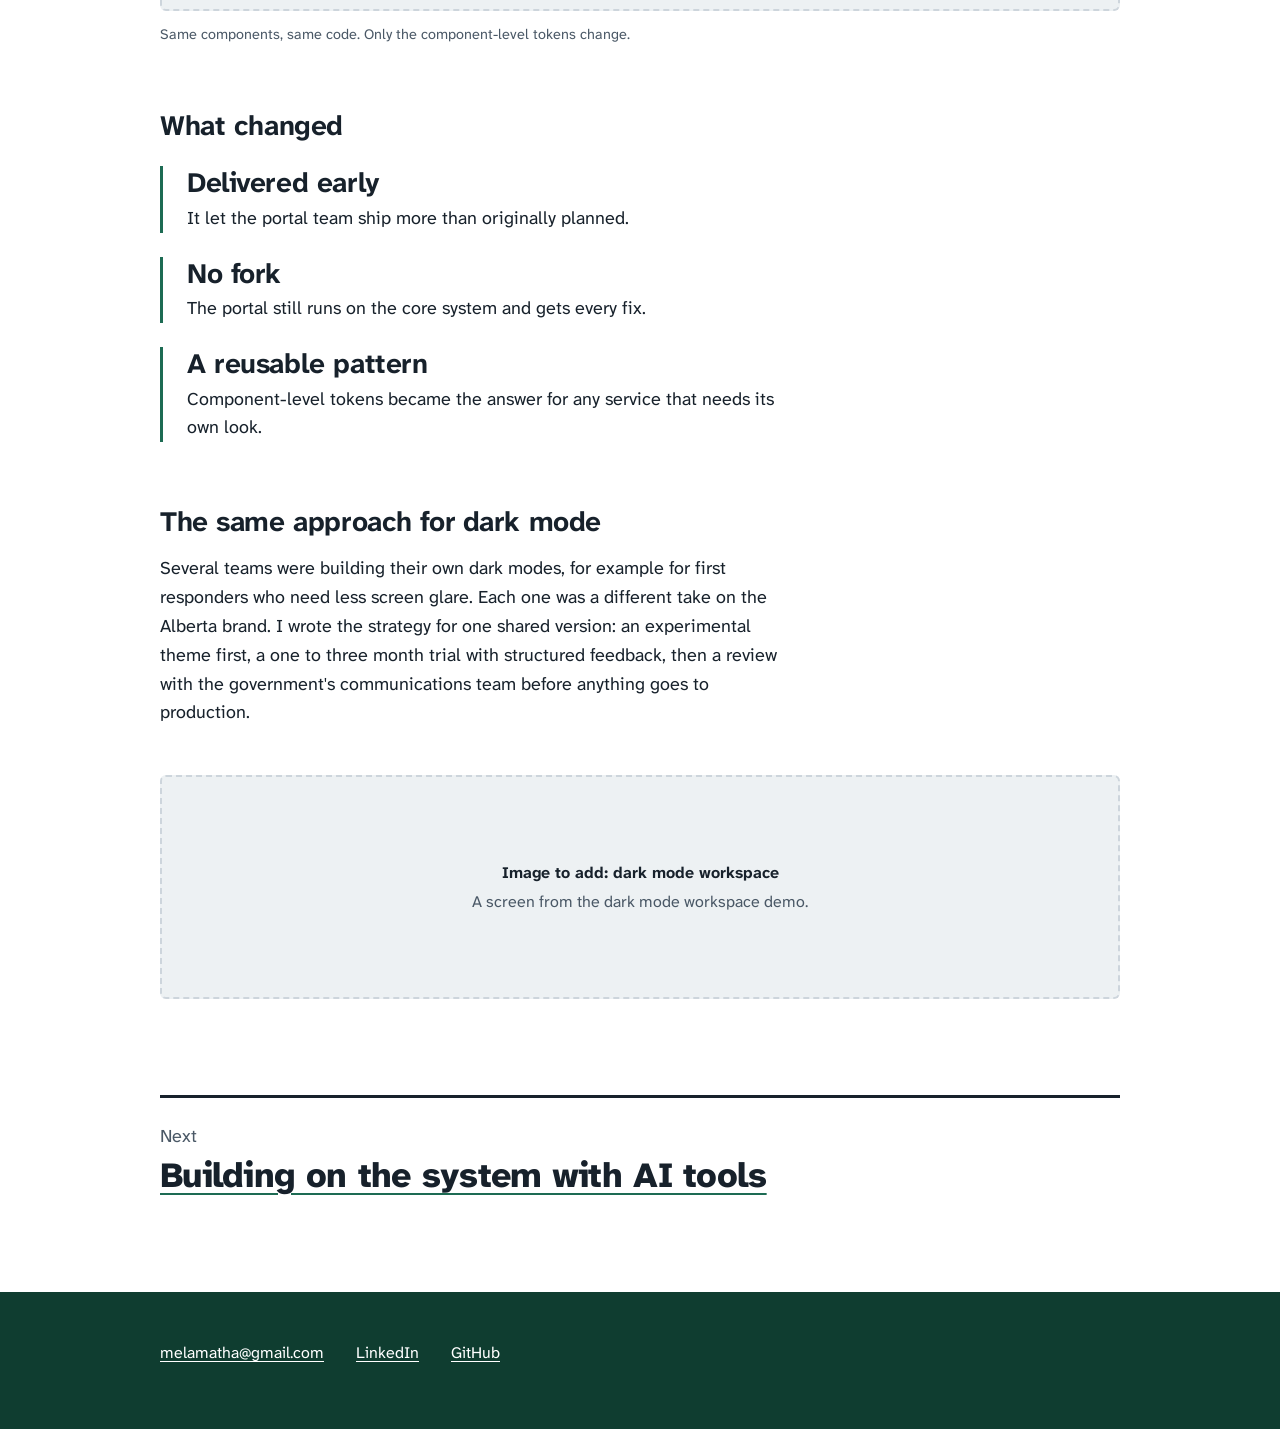
<file: theming.html>
<!doctype html>
<html lang="en-CA">
<head>
<meta charset="utf-8">
<meta name="viewport" content="width=device-width, initial-scale=1">
<title>Theming without forking | Mark Elamatha</title>
<link rel="stylesheet" href="styles.css">
</head>
<body>
<a class="skip" href="#main">Skip to content</a>
<header class="site-head">
  <a class="name" href="index.html">Mark Elamatha</a>
  <nav aria-label="Main">
    <ul>
      <li><a href="operating-model.html">Operating model</a></li>
      <li><a href="theming.html" aria-current="page">Theming</a></li>
      <li><a href="ai-prototyping.html">AI prototyping</a></li>
      <li><a href="leading.html">How I lead</a></li>
    </ul>
  </nav>
</header>

<main id="main">
  <header class="case-head">
    <h1>Theming without forking</h1>
    <p class="lead">A minister-priority service needed a look that was very different from the standard Alberta style, on a fixed deadline. The easy answer was to copy the components and restyle them, which would have cut the service off from every future fix. Instead we added design tokens at the component level, so it could look different and still get every update.</p>
  </header>

  <dl class="facts">
    <div><dt>Role</dt><dd>Product owner and architecture decisions</dd></div>
    <div><dt>Partner</dt><dd>The Privacy Portal team</dd></div>
    <div><dt>Deadline</dt><dd>29 November 2024</dd></div>
    <div><dt>Result</dt><dd>Delivered early, no fork</dd></div>
  </dl>

  <div class="col">
    <p>I set one rule for every decision: how does this help the whole system, not just this one team?</p>

    <h2>Sorting every component</h2>
    <p>We went through each component the portal needed and put it in one of five groups. The group decided how much the core system had to change.</p>
    <div class="table-wrap">
      <table>
        <thead><tr><th scope="col">Group</th><th scope="col">What it meant</th><th scope="col">Examples</th></tr></thead>
        <tbody>
          <tr><td>No change</td><td>Existing options were enough</td><td>Table</td></tr>
          <tr><td>Style through tokens</td><td>New component-level tokens, no new code paths</td><td>Callout, accordion, container, button, side menu</td></tr>
          <tr><td>New behaviour</td><td>A small feature added to the core component</td><td>Header menu button</td></tr>
          <tr><td>New core component</td><td>Built for the portal, useful to everyone</td><td>Drawer</td></tr>
          <tr><td>Experimental</td><td>Too different for the core, kept in a separate package with its own lifecycle</td><td>Form stepper</td></tr>
        </tbody>
      </table>
    </div>
  </div>

  <figure class="wide">
    <div class="slot"><div><strong>Image to add: standard and portal components side by side</strong>Two or three components in the standard Alberta look next to the portal's approved look.</div></div>
    <figcaption>Same components, same code. Only the component-level tokens change.</figcaption>
  </figure>

  <div class="col">
    <h2>What changed</h2>
    <ul class="result-list">
      <li><b>Delivered early</b>It let the portal team ship more than originally planned.</li>
      <li><b>No fork</b>The portal still runs on the core system and gets every fix.</li>
      <li><b>A reusable pattern</b>Component-level tokens became the answer for any service that needs its own look.</li>
    </ul>

    <h2>The same approach for dark mode</h2>
    <p>Several teams were building their own dark modes, for example for first responders who need less screen glare. Each one was a different take on the Alberta brand. I wrote the strategy for one shared version: an experimental theme first, a one to three month trial with structured feedback, then a review with the government's communications team before anything goes to production.</p>
  </div>

  <figure class="wide">
    <div class="slot"><div><strong>Image to add: dark mode workspace</strong>A screen from the dark mode workspace demo.</div></div>
  </figure>

  <nav class="next-case" aria-label="Next case study">
    <p class="quiet">Next</p>
    <p><a href="ai-prototyping.html">Building on the system with AI tools</a></p>
  </nav>
</main>

<footer class="site-foot">
  <a href="mailto:melamatha@gmail.com">melamatha@gmail.com</a>
  <a href="https://www.linkedin.com/in/markelamatha">LinkedIn</a>
  <a href="https://github.com/Spark450">GitHub</a>
</footer>
</body>
</html>
</file>
<file: styles.css>
@font-face { font-family: "Atkinson"; src: url("fonts/atkinson-hyperlegible-next-latin-400-normal.woff2") format("woff2"); font-weight: 400; font-style: normal; font-display: swap; }
@font-face { font-family: "Atkinson"; src: url("fonts/atkinson-hyperlegible-next-latin-400-italic.woff2") format("woff2"); font-weight: 400; font-style: italic; font-display: swap; }
@font-face { font-family: "Atkinson"; src: url("fonts/atkinson-hyperlegible-next-latin-700-normal.woff2") format("woff2"); font-weight: 700; font-style: normal; font-display: swap; }
@font-face { font-family: "Atkinson"; src: url("fonts/atkinson-hyperlegible-next-latin-800-normal.woff2") format("woff2"); font-weight: 800; font-style: normal; font-display: swap; }

:root {
  /* Colour */
  --paper: #ffffff;
  --ink: #17212b;
  --slate: #4a5866;
  --mist: #edf1f3;
  --rule: #cdd5dc;
  --spruce: #1d6b53;
  --spruce-light: #2b8466;
  --spruce-dark: #175a46;
  --spruce-deep: #0f3d30;
  --spruce-soft: #d6e8e0;

  /* Type: 1.25 modular scale from an 18px base */
  --step--1: 0.9rem;
  --step-0: 1.125rem;
  --step-1: 1.4rem;
  --step-2: 1.75rem;
  --step-3: clamp(1.9rem, 3.6vw, 2.2rem);
  --step-4: clamp(2.3rem, 5vw, 3.4rem);
  --step-5: clamp(2.6rem, 6.4vw, 4.3rem);

  /* Space: 8px steps */
  --s1: 0.5rem;
  --s2: 1rem;
  --s3: 1.5rem;
  --s4: 2rem;
  --s5: 3rem;
  --s6: 4rem;
  --s7: 6rem;

  --radius: 3px;
  --measure: 40rem;
  --wide: 60rem;
  --gutter: clamp(1.25rem, 5vw, 3rem);
}

* { box-sizing: border-box; }

html { -webkit-text-size-adjust: 100%; }

body {
  margin: 0;
  background: var(--paper);
  color: var(--ink);
  font-family: "Atkinson", system-ui, sans-serif;
  font-size: var(--step-0);
  line-height: 1.6;
}

a { color: var(--spruce); text-underline-offset: 0.18em; text-decoration-thickness: 1px; }
a:hover { text-decoration-thickness: 2px; }
:focus-visible { outline: 3px solid var(--spruce); outline-offset: 3px; border-radius: 2px; }

.skip { position: absolute; left: -999px; }
.skip:focus { left: var(--gutter); top: 0.75rem; background: var(--paper); padding: var(--s1) 0.75rem; z-index: 10; }

/* Site header */
.site-head {
  max-width: calc(var(--wide) + 2 * var(--gutter));
  margin: 0 auto;
  padding: var(--s3) var(--gutter);
  display: flex;
  flex-wrap: wrap;
  gap: var(--s1) var(--s4);
  align-items: baseline;
  justify-content: space-between;
}
.site-head .name {
  font-weight: 800;
  color: var(--ink);
  text-decoration: none;
  letter-spacing: -0.01em;
  display: inline-flex;
  align-items: center;
  gap: 0.6rem;
}
.site-head .name::before {
  content: "";
  width: 0.8em;
  height: 0.8em;
  background: var(--spruce);
  border-radius: var(--radius);
}
.site-head nav ul { list-style: none; margin: 0; padding: 0; display: flex; flex-wrap: wrap; gap: 0.25rem var(--s3); font-size: 1rem; }
.site-head nav a { color: var(--slate); text-decoration: none; padding-bottom: 0.2rem; border-bottom: 2px solid transparent; }
.site-head nav a:hover { color: var(--ink); border-bottom-color: var(--rule); }
.site-head nav a[aria-current="page"] { color: var(--ink); border-bottom-color: var(--spruce); }

main { padding: 0 var(--gutter) var(--s7); }
.col { max-width: var(--wide); margin-left: auto; margin-right: auto; }
.col > * { max-width: var(--measure); }
.facts + .col { margin-top: var(--s5); }
.wide { max-width: var(--wide); margin-left: auto; margin-right: auto; }

h1, h2, h3 { line-height: 1.15; margin: 0; }
h1 { font-weight: 800; letter-spacing: -0.025em; text-wrap: balance; }
h2 { font-size: var(--step-2); font-weight: 700; letter-spacing: -0.015em; margin: var(--s6) 0 var(--s2); }
h3 { font-size: var(--step-1); font-weight: 700; margin: var(--s4) 0 var(--s1); }
p { margin: 0 0 var(--s2); }
ul.points, ol.points { margin: 0 0 var(--s2); padding-left: 1.25rem; }
ul.points li, ol.points li { margin-bottom: var(--s1); }
.lead { font-size: var(--step-1); line-height: 1.45; color: var(--ink); }
.quiet { color: var(--slate); }

/* Home hero: headline and lead, then the release timeline */
.hero {
  max-width: var(--wide);
  margin: var(--s5) auto 0;
  display: grid;
  grid-template-columns: minmax(0, 3fr) minmax(0, 2fr);
  gap: var(--s4) var(--s5);
  align-items: end;
}
.hero h1 { font-size: var(--step-5); }
.hero .lead { margin: 0; }
.hero figure { grid-column: 1 / -1; margin: var(--s2) 0 0; }
/* Release timeline: one mark per production release, height shows release type */
.release-chart {
  position: relative;
  height: 12rem;
  border-bottom: 2px solid var(--ink);
}
.release-chart .r {
  position: absolute;
  bottom: 0;
  left: var(--x);
  width: 5px;
  margin-left: -2.5px;
  background: var(--spruce);
  border-radius: 2px 2px 0 0;
  transform-origin: bottom;
  animation: release-in 360ms ease-out both;
  animation-delay: calc(var(--i) * 22ms + 200ms);
}
.release-chart .patch { height: 34%; background: var(--spruce-light); }
.release-chart .minor { height: 60%; }
.release-chart .major { height: 86%; width: 6px; margin-left: -3px; background: var(--spruce-deep); }
.release-chart .mark {
  position: absolute;
  top: 0;
  left: var(--x);
  padding-left: 0.6rem;
  font-size: var(--step--1);
  font-weight: 700;
  line-height: 1.2;
  white-space: nowrap;
}
.release-chart .mark.end { padding: 0 0.6rem 0 0; transform: translateX(-100%); }
.release-years { position: relative; height: 1.75rem; font-size: var(--step--1); color: var(--slate); }
.release-years span {
  position: absolute;
  top: 0.35rem;
  left: var(--x);
  transform: translateX(-50%);
}
.release-years span::before {
  content: "";
  position: absolute;
  left: 50%;
  top: -0.35rem;
  width: 1px;
  height: 0.3rem;
  background: var(--ink);
}
.hero-caption { font-size: var(--step--1); color: var(--slate); margin-top: var(--s1); }
@keyframes release-in { from { transform: scaleY(0); } to { transform: scaleY(1); } }

/* Home: point of view and work list */
.pov { margin-top: var(--s7); }
.work { list-style: none; margin: var(--s3) 0 0; padding: 0; }
.col > .work { max-width: none; }
.work li {
  display: grid;
  grid-template-columns: minmax(0, 1fr) minmax(0, 17rem);
  grid-template-rows: auto 1fr;
  align-items: start;
  column-gap: var(--s5);
  padding: var(--s4) 0;
  border-top: 1px solid var(--rule);
}
.work li:last-child { border-bottom: 1px solid var(--rule); }
.work li > * { grid-column: 1; }
.work h3 { margin: 0 0 var(--s1); font-size: var(--step-2); letter-spacing: -0.015em; }
.work h3 a { color: var(--ink); text-decoration: none; }
.work h3 a:hover { color: var(--spruce); text-decoration: underline; text-decoration-thickness: 2px; }
.work p { margin: 0; max-width: var(--measure); }
.work .proof {
  grid-column: 2;
  grid-row: 1 / span 2;
  align-self: start;
  font-size: 1rem;
  color: var(--slate);
  padding-left: var(--s3);
  border-left: 3px solid var(--spruce);
}

/* Case study header and spec panel */
.case-head { max-width: var(--wide); margin: var(--s5) auto 0; }
.case-head h1 { font-size: var(--step-4); max-width: 20ch; }
.case-head .lead { max-width: var(--measure); margin-top: var(--s3); }
.facts {
  max-width: var(--wide);
  margin: var(--s5) auto 0;
  display: grid;
  grid-template-columns: repeat(auto-fit, minmax(12rem, 1fr));
  background: var(--mist);
  border-top: 3px solid var(--spruce);
  border-radius: 0 0 var(--radius) var(--radius);
  overflow: hidden;
}
.facts > div {
  padding: var(--s2) var(--s3) var(--s3);
  /* Rules between cells; the panel clips the ones on its outer edges */
  box-shadow: -1px 0 0 var(--rule), 0 -1px 0 var(--rule);
}
.facts dt { font-size: var(--step--1); color: var(--slate); }
.facts dd { margin: 0.25rem 0 0; font-weight: 700; line-height: 1.4; font-variant-numeric: tabular-nums; }

/* Figures */
figure { margin: var(--s5) auto; }
figcaption { font-size: var(--step--1); color: var(--slate); margin-top: 0.75rem; max-width: var(--measure); }
.slot {
  border: 2px dashed var(--rule);
  border-radius: 6px;
  background: var(--mist);
  min-height: 14rem;
  display: grid;
  place-items: center;
  padding: var(--s3);
  text-align: center;
  color: var(--slate);
  font-size: 1rem;
}
.slot strong { display: block; color: var(--ink); margin-bottom: 0.25rem; }

table { width: 100%; border-collapse: collapse; font-size: 1rem; margin: var(--s2) 0 var(--s3); }
th, td { text-align: left; vertical-align: top; padding: 0.75rem 0.75rem 0.75rem 0; border-bottom: 1px solid var(--rule); }
th { font-weight: 700; border-bottom: 2px solid var(--ink); }
.table-wrap { overflow-x: auto; }

.result-list { list-style: none; padding: 0; margin: var(--s3) 0; display: grid; gap: var(--s3); }
.result-list li { padding-left: var(--s3); border-left: 3px solid var(--spruce); }
.result-list b { display: block; font-size: var(--step-2); line-height: 1.2; letter-spacing: -0.015em; margin-bottom: 0.25rem; }

.funnel { width: 100%; height: auto; display: block; }

/* Backlog scoring figure */
.score { border: 1px solid var(--rule); border-radius: 6px; padding: var(--s3); }
.score-terms { display: flex; flex-wrap: wrap; align-items: stretch; gap: var(--s1); }
.term { flex: 1 1 7.5rem; display: flex; flex-direction: column; gap: 0.15rem; padding: 0.75rem; background: var(--mist); border-radius: var(--radius); }
.term b { font-size: 1rem; }
.term span { font-weight: 800; font-size: 1.15rem; color: var(--spruce); }
.term small { font-size: 0.85rem; color: var(--slate); line-height: 1.35; }
.op { align-self: center; font-weight: 800; color: var(--slate); }
.bands { list-style: none; margin: 1.25rem 0 0; padding: 0; display: grid; grid-template-columns: repeat(4, 1fr); gap: var(--s1); }
.bands li { padding: 0.6rem 0.75rem; border-radius: var(--radius); display: flex; justify-content: space-between; gap: var(--s1); flex-wrap: wrap; font-size: 1rem; }
.b-urgent { background: var(--spruce); color: #fff; }
.b-high { background: #4f927a; color: #fff; }
.b-medium { background: var(--spruce-soft); }
.b-low { background: var(--mist); }

/* Next page link */
.next-case {
  max-width: var(--wide);
  margin: var(--s7) auto 0;
  padding-top: var(--s3);
  border-top: 3px solid var(--ink);
}
.next-case p { margin: 0; }
.next-case a {
  display: inline-block;
  margin-top: 0.25rem;
  font-size: var(--step-3);
  font-weight: 800;
  letter-spacing: -0.02em;
  line-height: 1.15;
  color: var(--ink);
  text-decoration-color: var(--spruce);
  text-decoration-thickness: 2px;
}
.next-case a:hover { color: var(--spruce); text-decoration-thickness: 3px; }

/* Footer band */
.site-foot {
  background: var(--spruce-deep);
  color: var(--spruce-soft);
  padding: var(--s5) max(var(--gutter), calc((100% - var(--wide)) / 2)) var(--s6);
  font-size: 1rem;
  display: flex;
  flex-wrap: wrap;
  gap: var(--s1) var(--s4);
}
.site-foot a { color: #fff; }
.site-foot a:focus-visible { outline-color: #fff; }

@media (max-width: 760px) {
  body { font-size: 1.0625rem; }
  .hero { grid-template-columns: 1fr; gap: var(--s3); margin-top: var(--s4); }
  .release-chart { height: 9rem; }
  .release-chart .mark:not(.end) { top: 1.4rem; }
  .release-chart .r { width: 3px; margin-left: -1.5px; }
  .release-chart .major { width: 4px; margin-left: -2px; }
  .work li { grid-template-columns: 1fr; }
  .work .proof { grid-column: 1; grid-row: auto; margin-top: var(--s2); }
  .op { display: none; }
  .bands { grid-template-columns: repeat(2, 1fr); }
}

@media (prefers-reduced-motion: reduce) {
  .release-chart .r { animation: none; }
}
</file>
